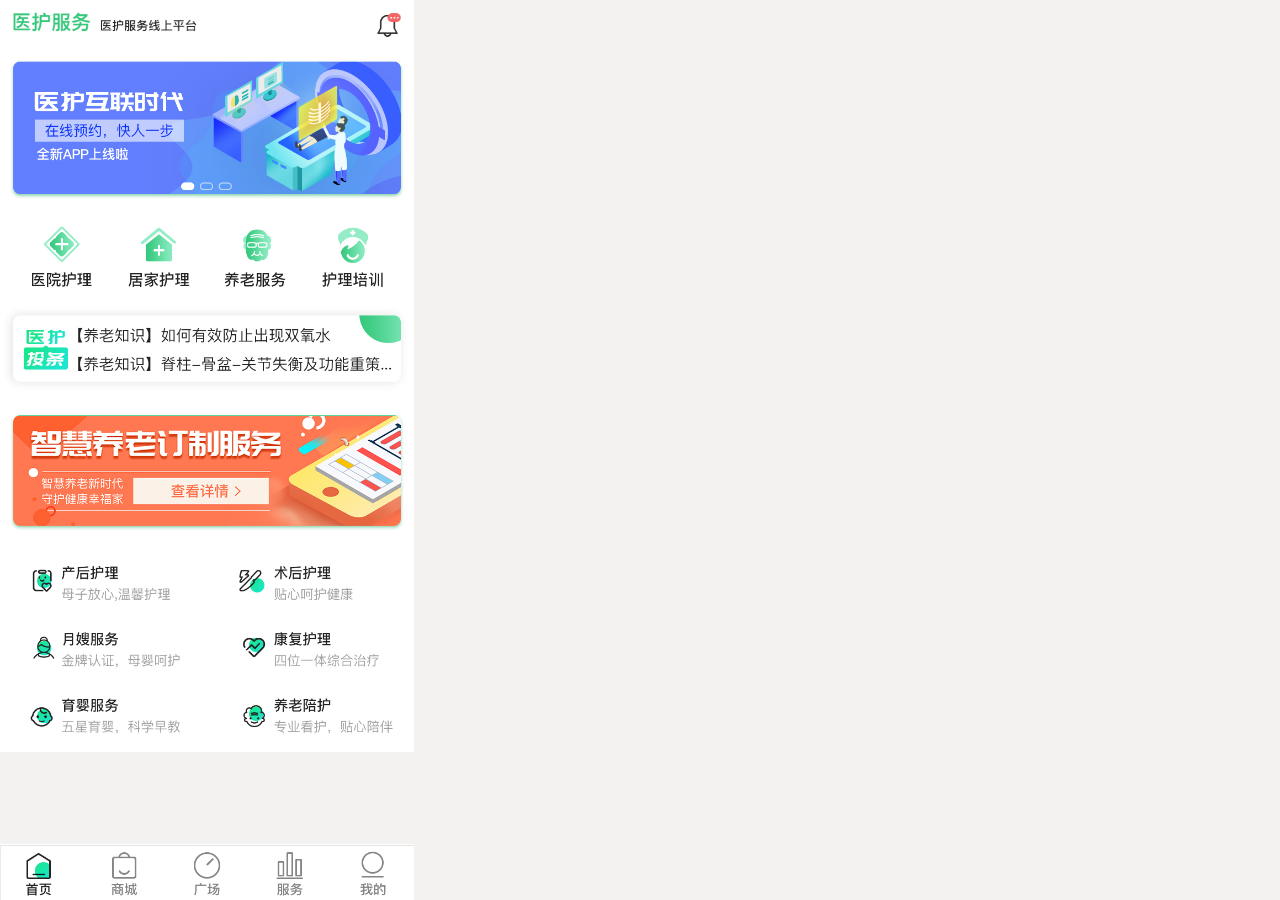
<file: index.html>
﻿<!DOCTYPE html>
<html>
  <head>
    <title>index</title>
    <meta http-equiv="X-UA-Compatible" content="IE=edge"/>
    <meta http-equiv="content-type" content="text/html; charset=utf-8"/>
    <meta name="viewport" content="width=device-width, height=device-height, initial-scale=1.0, minimum-scale=1.0, maximum-scale=1.0, user-scalable=no"/>
    <meta name="format-detection" content="telephone=no"/>
    <meta name="apple-mobile-web-app-capable" content="yes"/>
    <meta name="apple-mobile-web-app-status-bar-style" content="black"/>
    <link href="data/apple-touch-icon.png" rel="apple-touch-icon"/>
    <link href="data/startup-ipad-landscape.png" rel="apple-touch-startup-image" media="screen and (min-device-width: 481px) and (max-device-width: 1024px) and (orientation:landscape)"/>
    <link href="data/startup-ipad-portrait.png" rel="apple-touch-startup-image" media="screen and (min-device-width: 481px) and (max-device-width: 1024px) and (orientation:portrait)"/>
    <link href="data/startup-iphone.png" rel="apple-touch-startup-image" media="screen and (max-device-width: 320px)"/>
    <link href="resources/css/jquery-ui-themes.css" type="text/css" rel="stylesheet"/>
    <link href="resources/css/axure_rp_page.css" type="text/css" rel="stylesheet"/>
    <link href="data/styles.css" type="text/css" rel="stylesheet"/>
    <link href="files/index/styles.css" type="text/css" rel="stylesheet"/>
    <script src="resources/scripts/jquery-1.7.1.min.js"></script>
    <script src="resources/scripts/jquery-ui-1.8.10.custom.min.js"></script>
    <script src="resources/scripts/prototypePre.js"></script>
    <script src="data/document.js"></script>
    <script src="resources/scripts/prototypePost.js"></script>
    <script src="files/index/data.js"></script>
    <script type="text/javascript">
      $axure.utils.getTransparentGifPath = function() { return 'resources/images/transparent.gif'; };
      $axure.utils.getOtherPath = function() { return 'resources/Other.html'; };
      $axure.utils.getReloadPath = function() { return 'resources/reload.html'; };
    </script>
  </head>
  <body>
    <div id="base" class="">

      <!-- Unnamed (图片) -->
      <div id="u0" class="ax_default _图片">
        <img id="u0_img" class="img " src="images/index/u0.gif"/>
      </div>

      <!-- Unnamed (矩形) -->
      <div id="u1" class="ax_default label">
        <div id="u1_div" class=""></div>
        <div id="u1_text" class="text ">
          <p><span>加载中。。。</span></p>
        </div>
      </div>

      <!-- Unnamed (动态面板) -->
      <div id="u2" class="ax_default">
        <div id="u2_state0" class="panel_state" data-label="State1" style="">
          <div id="u2_state0_content" class="panel_state_content">

            <!-- Unnamed (图片) -->
            <div id="u3" class="ax_default _图片">
              <img id="u3_img" class="img " src="images/index/u3.png"/>
            </div>
          </div>
        </div>
      </div>

      <!-- Unnamed (动态面板) -->
      <div id="u4" class="ax_default">
        <div id="u4_state0" class="panel_state" data-label="State1" style="">
          <div id="u4_state0_content" class="panel_state_content">

            <!-- Unnamed (动态面板) -->
            <div id="u5" class="ax_default">
              <div id="u5_state0" class="panel_state" data-label="State1" style="">
                <div id="u5_state0_content" class="panel_state_content">

                  <!-- Unnamed (图片) -->
                  <div id="u6" class="ax_default _图片">
                    <img id="u6_img" class="img " src="images/index/u6.png"/>
                  </div>
                </div>
              </div>
            </div>
          </div>
        </div>
      </div>

      <!-- Unnamed (动态面板) -->
      <div id="u7" class="ax_default">
        <div id="u7_state0" class="panel_state" data-label="State1" style="">
          <div id="u7_state0_content" class="panel_state_content">

            <!-- Unnamed (图片) -->
            <div id="u8" class="ax_default _图片">
              <img id="u8_img" class="img " src="images/index/u8.png"/>
            </div>

            <!-- Unnamed (热区) -->
            <div id="u9" class="ax_default">
            </div>

            <!-- Unnamed (热区) -->
            <div id="u10" class="ax_default">
            </div>
          </div>
        </div>
      </div>
    </div>
  </body>
</html>
</file>
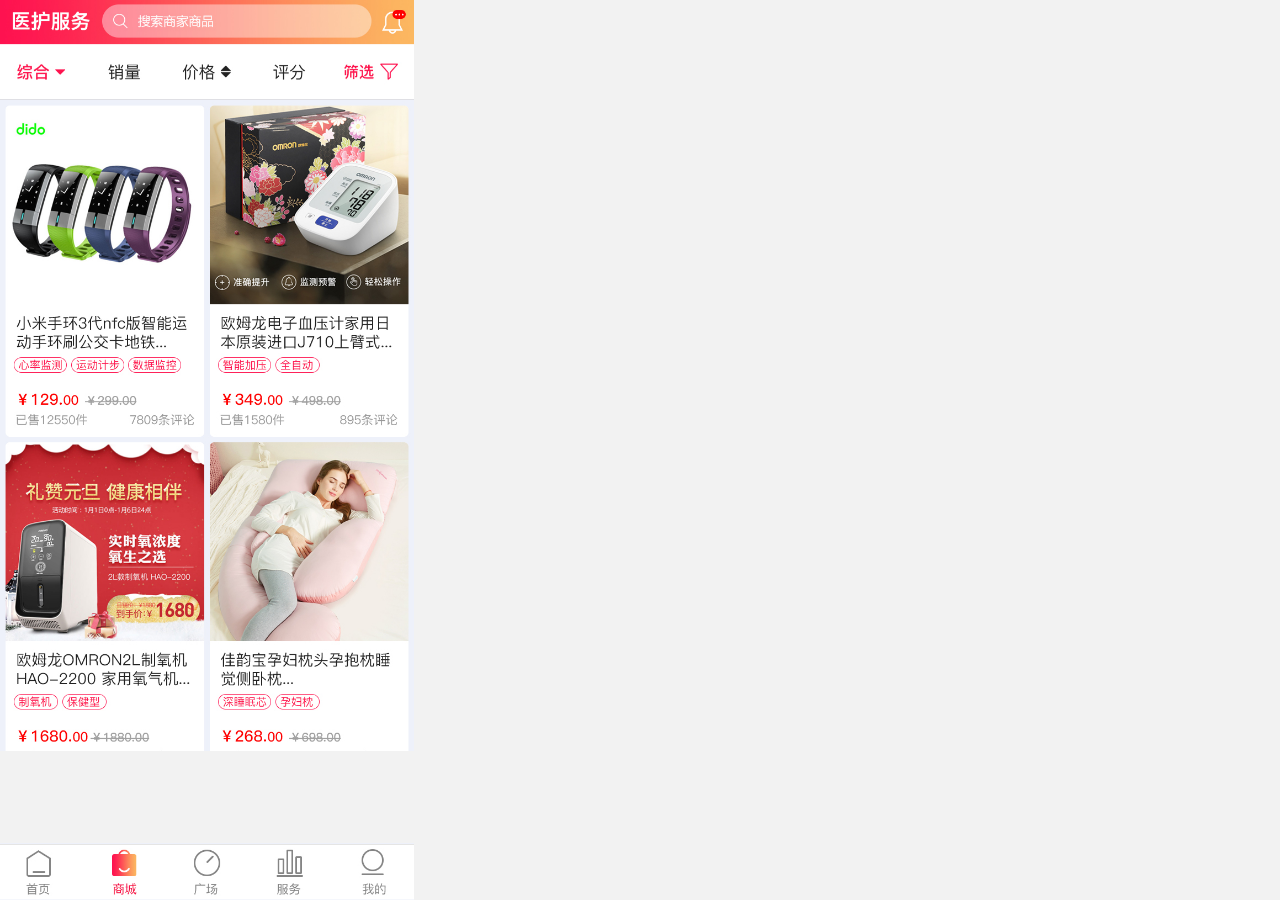
<file: sc.html>
﻿<!DOCTYPE html>
<html>
  <head>
    <title>sc</title>
    <meta http-equiv="X-UA-Compatible" content="IE=edge"/>
    <meta http-equiv="content-type" content="text/html; charset=utf-8"/>
    <meta name="viewport" content="width=device-width, height=device-height, initial-scale=1.0, minimum-scale=1.0, maximum-scale=1.0, user-scalable=no"/>
    <meta name="format-detection" content="telephone=no"/>
    <meta name="apple-mobile-web-app-capable" content="yes"/>
    <meta name="apple-mobile-web-app-status-bar-style" content="black"/>
    <link href="data/apple-touch-icon.png" rel="apple-touch-icon"/>
    <link href="data/startup-ipad-landscape.png" rel="apple-touch-startup-image" media="screen and (min-device-width: 481px) and (max-device-width: 1024px) and (orientation:landscape)"/>
    <link href="data/startup-ipad-portrait.png" rel="apple-touch-startup-image" media="screen and (min-device-width: 481px) and (max-device-width: 1024px) and (orientation:portrait)"/>
    <link href="data/startup-iphone.png" rel="apple-touch-startup-image" media="screen and (max-device-width: 320px)"/>
    <link href="resources/css/jquery-ui-themes.css" type="text/css" rel="stylesheet"/>
    <link href="resources/css/axure_rp_page.css" type="text/css" rel="stylesheet"/>
    <link href="data/styles.css" type="text/css" rel="stylesheet"/>
    <link href="files/sc/styles.css" type="text/css" rel="stylesheet"/>
    <script src="resources/scripts/jquery-1.7.1.min.js"></script>
    <script src="resources/scripts/jquery-ui-1.8.10.custom.min.js"></script>
    <script src="resources/scripts/prototypePre.js"></script>
    <script src="data/document.js"></script>
    <script src="resources/scripts/prototypePost.js"></script>
    <script src="files/sc/data.js"></script>
    <script type="text/javascript">
      $axure.utils.getTransparentGifPath = function() { return 'resources/images/transparent.gif'; };
      $axure.utils.getOtherPath = function() { return 'resources/Other.html'; };
      $axure.utils.getReloadPath = function() { return 'resources/reload.html'; };
    </script>
  </head>
  <body>
    <div id="base" class="">

      <!-- Unnamed (动态面板) -->
      <div id="u11" class="ax_default">
        <div id="u11_state0" class="panel_state" data-label="State1" style="">
          <div id="u11_state0_content" class="panel_state_content">

            <!-- Unnamed (图片) -->
            <div id="u12" class="ax_default _图片">
              <img id="u12_img" class="img " src="images/sc/u12.png"/>
            </div>
          </div>
        </div>
      </div>

      <!-- Unnamed (动态面板) -->
      <div id="u13" class="ax_default">
        <div id="u13_state0" class="panel_state" data-label="State1" style="">
          <div id="u13_state0_content" class="panel_state_content">

            <!-- Unnamed (动态面板) -->
            <div id="u14" class="ax_default">
              <div id="u14_state0" class="panel_state" data-label="State1" style="">
                <div id="u14_state0_content" class="panel_state_content">

                  <!-- Unnamed (图片) -->
                  <div id="u15" class="ax_default _图片">
                    <img id="u15_img" class="img " src="images/sc/u15.png"/>
                  </div>
                </div>
              </div>
            </div>
          </div>
        </div>
      </div>

      <!-- Unnamed (动态面板) -->
      <div id="u16" class="ax_default">
        <div id="u16_state0" class="panel_state" data-label="State1" style="">
          <div id="u16_state0_content" class="panel_state_content">

            <!-- Unnamed (图片) -->
            <div id="u17" class="ax_default _图片">
              <img id="u17_img" class="img " src="images/sc/u17.png"/>
            </div>

            <!-- Unnamed (热区) -->
            <div id="u18" class="ax_default">
            </div>

            <!-- Unnamed (热区) -->
            <div id="u19" class="ax_default">
            </div>
          </div>
        </div>
      </div>
    </div>
  </body>
</html>
</file>
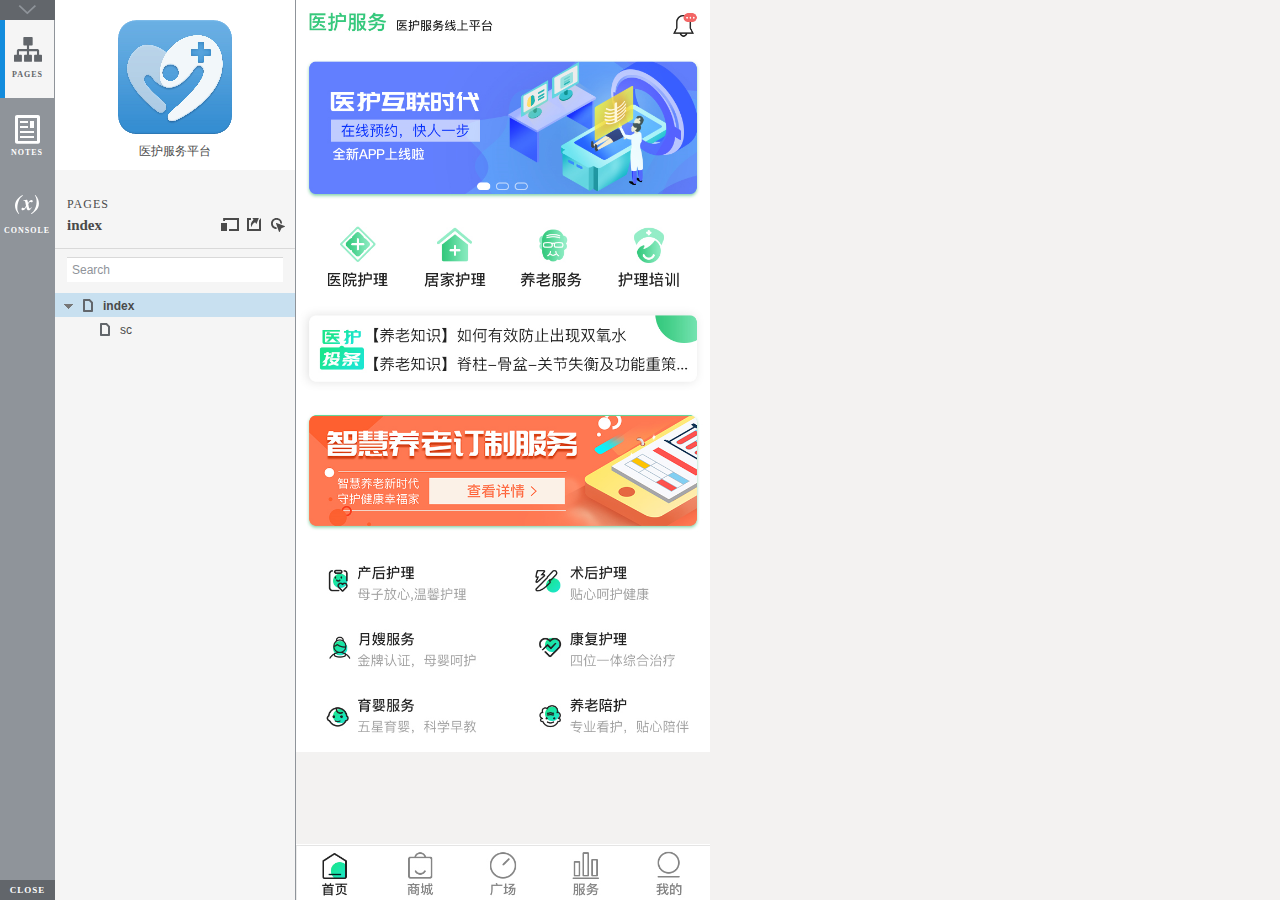
<file: start.html>
<!DOCTYPE html>
<html xmlns="http://www.w3.org/1999/xhtml" xml:lang="en" lang="en">
<head>
    <title>Untitled Document</title>
    <meta http-equiv="X-UA-Compatible" content="IE=edge"/>
    <meta http-equiv="content-type" content="text/html; charset=utf-8" />
    <meta name="viewport" content="width=device-width, initial-scale=1.0" />
    <meta name="apple-mobile-web-app-capable" content="yes" />
    <link type="text/css" href="resources/css/reset.css" rel="Stylesheet" />
    <link type="text/css" href="resources/css/default.css" rel="Stylesheet" />
    <!--<link href='https://fonts.googleapis.com/css?family=Nunito:300' rel='stylesheet' type='text/css'>-->

    <script type="text/javascript">
        if (location.href.toString().indexOf('file://localhost/') == 0) {
            location.href = location.href.toString().replace('file://localhost/', 'file:///');
        }
    </script>

    <!-- 8.0.0.3381 -->
<script src="resources/scripts/jquery-1.7.1.min.js"></script>
<script src="resources/scripts/startPre.js"></script>
<script src="data/document.js"></script>

    <style type="text/css">

#outerContainer {
	width:1000px;
	height:1500px;
}

.vsplitbar {
    width: 3px;
    /*background: #B9B9B9;*/
    border-right: 1px solid #8f949a;
}

.vsplitbar:hover, .vsplitbar.active {
    background: #8f949a;
}

#rightPanel {
    background-color: White;
}

/*#leftPanel {
    min-width: 120px;
}*/

.splitterMask {
   position:absolute;
   top: 0;
   left: 0;
   width: 100%;
   height: 100%;
   overflow: hidden;
   background-image: url(resources/images/transparent.gif);
   z-index: 20000;
}

    </style>
    <script type="text/javascript" language="JavaScript"><!--
        var SITEMAP_COLLAPSE_VAR_NAME = 'c';
        var PLUGIN_VAR_NAME = 'g';
        var FOOTNOTES_VAR_NAME = 'fn';
        var ADAPTIVE_VIEW_VAR_NAME = 'view';
        var lastLeftPanelWidth = 295;
        var toolBarOnly = true;

        // isolate scope
        (function() {
            setUpController();
            
            var configuration = $axure.document.configuration;
            var _settings = {};
            _settings.projectId = configuration.prototypeId;
            _settings.isAxshare = configuration.isAxshare;
            _settings.loadFeedbackPlugin = configuration.loadFeedbackPlugin;
            var cHash = getHashStringVar(SITEMAP_COLLAPSE_VAR_NAME);
            _settings.startCollapsed = cHash == "1";
            if(cHash == "2") closePlayer();
            var gHash = getHashStringVar(PLUGIN_VAR_NAME);
            if(gHash == "") gHash = 1;
            _settings.startPluginGid = gHash;

            $axure.player.settings = _settings;

            $(window).bind('load', function() {
                if(CHROME_5_LOCAL && !$('body').attr('pluginDetected')) {
                    window.location = 'resources/chrome/chrome.html';
                }
            });

            $(document).ready(function() {
                $axure.page.bind('load.start', mainFrame_onload);
                $axure.messageCenter.addMessageListener(messageCenter_message);

                $(document).on('pluginShown', function (event, data) {
                    setVarInCurrentUrlHash('g', data ? data : '');
                });

                $(document).on('pluginCreated', function(event, data) {
                    if($axure.player.settings.startPluginGid == data) {
                        $axure.player.showPlugin(data);
                    }
                });

                if($axure.player.settings.loadFeedbackPlugin) {
                    if($axure.player.settings.isAxshare) {
                        $axure.utils.loadJS('/Scripts/plugins/feedback/feedback8.js');
                    } else {
                        $axure.utils.loadJS('http://share.axure.com/Scripts/plugins/feedback/feedback8.js');
                    }
                }

                if(navigator.userAgent.indexOf("MSIE") >= 0) $('#outerContainer').width('100%');
                initialize();
                if($axure.player.settings.startCollapsed) $('#outerContainer').splitter({ sizeLeft: 0 });
                else $('#outerContainer').splitter({ sizeLeft: lastLeftPanelWidth });
                $('#leftPanel').width(lastLeftPanelWidth);
                
                $(window).resize(function() { resizeContent(); });

                $('#maximizePanelContainer').hide();

                initializeLogo();

                $(window).resize();
                resizeContent();
                
                $axure.player.collapseToBar();

                if($axure.player.settings.startCollapsed) {
                    collapse();
                    $('#leftPanel').width(0);
                }

                if(MOBILE_DEVICE) {
                    $('#interfaceControlFrameMinimizeContainer').height('45px');
                    $('#interfaceControlFrameMinimizeContainer a').height('45px');
                    $('#interfaceControlFrameHeaderContainer').css('margin-top','45px');
                    $('#interfaceControlFrameCloseContainer a').css('padding','10px 0px');
                    $('#maximizePanelContainer').height('45px');//.css('top','inherit').css('bottom','0px');

                    $('body').removeClass('hashover');

                    if(IOS) {
                        $('#rightPanel').css('overflow', 'auto').css('-webkit-overflow-scrolling', 'touch').css('-ms-overflow-x', 'hidden');

                        window.addEventListener("orientationchange", function() {
                            var viewport = document.querySelector("meta[name=viewport]");
                            //so iOS doesn't zoom when switching back to portrait
                            viewport.setAttribute('content', 'width=device-width, initial-scale=1.0, maximum-scale=1.0');
                            viewport.setAttribute('content', 'width=device-width, initial-scale=1.0');
                            resizeContent();
                        }, false);

                        $axure.page.bind('load.start', function() {
                            resizeContent();
                        });
                    }
                }

            });

            function initialize() {
                var legacyQString = getQueryString("Page");
                if (legacyQString.length > 0) {
                    location.href = location.href.substring(0, location.href.indexOf("?")) + "#p=" + legacyQString;
                    return;
                }

                var mainFrame = document.getElementById("mainFrame");
                //if it's local file on safari, test if we can access mainframe after its loaded
                if(SAFARI && document.location.href.indexOf('file://') >= 0) {
                    $(mainFrame).load(function () {
                        var canAccess;
                        try {
                            var mainFrameWindow = mainFrame.contentWindow || mainFrame.contentDocument;
                            mainFrameWindow['safari_file_CORS'] = 'Y';
                            canAccess = mainFrameWindow['safari_file_CORS'] === 'Y';
                        } catch(err) {
                            canAccess = false;
                        }

                        if(!canAccess) window.location = 'resources/chrome/safari.html';
                    });
                }

                mainFrame.contentWindow.location.href = getInitialUrl();
            }

            function initializeLogo() {
                if($axure.document.configuration.logoImagePath) {
                    var image = new Image();
                    image.onload = function() {
                        $('#logoImage').css('max-width', this.width + 'px');
                        $axure.player.resizeContent();
                    };
                    image.src = $axure.document.configuration.logoImagePath;
                
                    $('#interfaceControlFrameLogoImageContainer').html('<img id="logoImage" src="" />');
                    $('#logoImage').attr('src', $axure.document.configuration.logoImagePath).load(function() { resizeContent(); });
                } else $('#interfaceControlFrameLogoImageContainer').hide();

                if ($axure.document.configuration.logoImageCaption) {
                    $('#interfaceControlFrameLogoCaptionContainer').html($axure.document.configuration.logoImageCaption);
                } else $('#interfaceControlFrameLogoCaptionContainer').hide();

                if(!$('#interfaceControlFrameLogoImageContainer').is(':visible') && !$('#interfaceControlFrameLogoCaptionContainer').is(':visible')) {
                    $('#interfaceControlFrameLogoContainer').hide();
                }
            }

            var resizeContent = $axure.player.resizeContent = function() {
                var newHeight = $(window).height();
                var newWidth = $(window).width();

                var controlContainerHeight = newHeight;// - 30;
                if($('#interfaceControlFrameLogoContainer').is(':visible')) controlContainerHeight -= $('#interfaceControlFrameLogoContainer').outerHeight();// + 16;

                $('#outerContainer').height(newHeight).width(newWidth);
                $('.vsplitbar').height(newHeight);
                $('#leftPanel').height(newHeight);
                $('#interfaceControlFrame').height(newHeight);
                $('#interfaceControlFrameContainer').height(newHeight);
                $('#interfaceControlFrameHostContainer').height(controlContainerHeight);

                $('#rightPanel').height(newHeight);
                $('#mainFrame').height(newHeight);

                if($('#leftPanel').is(':visible')) $('#rightPanel').width($(window).width() - $('#leftPanel').width() - 1);// $('.vsplitbar').width());
                else $('#rightPanel').width($(window).width());

                $(document).trigger('ContainerHeightChange',[controlContainerHeight]);

                if(MOBILE_DEVICE) {
                    if(!(getHashStringVar(ADAPTIVE_VIEW_VAR_NAME).length > 0)) $axure.messageCenter.postMessage('setAdaptiveViewForSize', {'width':newWidth, 'height':$('#rightPanel').height()});
                }
            }

            var collapseToBar = $axure.player.collapseToBar = function() {
                lastLeftPanelWidth = $('#leftPanel').width();
                $('#leftPanel').width('55px');
                $('.vsplitbar').hide();
                $('#rightPanel').width($(window).width() - $('#leftPanel').width());
                $(window).resize();
                $('#outerContainer').trigger('resize');
                toolBarOnly = true;
            }

            var expandFromBar = $axure.player.expandFromBar = function() {
                if($('.vsplitbar').is(':visible')) return;

                $('#leftPanel').width(lastLeftPanelWidth);
                $('.vsplitbar').show();
                $('#rightPanel').width($(window).width() - $('#leftPanel').width() - 1);// $('.vsplitbar').width());
                $(window).resize();
                $('#outerContainer').trigger('resize');
                toolBarOnly = false;
            }

        })();

        function messageCenter_message(message, data) {
            if(message == 'expandFrame') expand();
            else if(message == 'getCollapseFrameOnLoad' && $axure.player.settings.startCollapsed && !MOBILE_DEVICE) $axure.messageCenter.postMessage('collapseFrameOnLoad');
        }

        
        function getInitialUrl() {
            var pageName = getHashStringVar("p");
            if(pageName.length > 0) return pageName + ".html";
            else {
                var url = getFirstPageUrl($axure.document.sitemap.rootNodes);
                return (url ? url : "about:blank");
            }
        }

        function getFirstPageUrl(nodes) {
            for (var i = 0; i < nodes.length; i++) {
                var node = nodes[i];
                if (node.url) return node.url;
                else {
                    var hasChildren = (node.children && node.children.length > 0);
                    if (hasChildren) {
                        var url = getFirstPageUrl(node.children);
                        if (url) return url;
                    }
                }
            }
            return null;
        }

        function closePlayer() {
            if($axure.page.location) window.location.href = $axure.page.location;
            else {
                var pageFile = getInitialUrl();
                var currentLocation = window.location.toString();
                window.location.href = currentLocation.substr(0, currentLocation.lastIndexOf("/") + 1) + pageFile;
            }
        }

        function replaceHash(newHash) {
            var currentLocWithoutHash = window.location.toString().split('#')[0];

            //We use replace so that every hash change doesn't get appended to the history stack.
            //We use replaceState in browsers that support it, else replace the location
            if(typeof window.history.replaceState != 'undefined') {
                try {
                    //Chrome 45 (Version 45.0.2454.85 m) started throwing an error here when generated locally (this only happens with sitemap open) which broke all interactions.
                    //try catch breaks the url adjusting nicely when the sitemap is open, but all interactions and forward and back buttons work.
                    //Uncaught SecurityError: Failed to execute 'replaceState' on 'History': A history state object with URL 'file:///C:/Users/Ian/Documents/Axure/HTML/Untitled/start.html#p=home' cannot be created in a document with origin 'null'.
                    window.history.replaceState(null, null, currentLocWithoutHash + newHash);
                } catch(ex) {}
            } else {
                window.location.replace(currentLocWithoutHash + newHash);
            }
        }

        function collapse() {
            setVarInCurrentUrlHash('c', 1);
            if(!toolBarOnly) lastLeftPanelWidth = $('#leftPanel').width();

            $('#maximizePanelContainer').show();
            $('#leftPanel').hide();
            $('.vsplitbar').hide();
            $('#rightPanel').width($(window).width());
            $(window).resize();
            $('#outerContainer').trigger('resize');

            $(document).trigger('sidebarCollapse');

            if(MOBILE_DEVICE) {
                $('#maximizePanelContainer').animate({
                    top:$('#rightPanel').height() - $('#maximizePanelContainer').height()
                }, 300, 'swing', function() {
                    $('#maximizePanelContainer').css('top', 'inherit').css('bottom', '0px');
                });
            }
        }

        function expand() {
            if(MOBILE_DEVICE) {
                $('#maximizePanelContainer').css('top', '0px').css('bottom', 'inherit');
            }

            deleteVarFromCurrentUrlHash('c');
            $('#maximizePanelContainer').hide();
            $('#leftPanel').width(lastLeftPanelWidth);
            $('#leftPanel').show();
            if(!toolBarOnly) {
                $('.vsplitbar').show();
                $('#rightPanel').width($(window).width() - $('#leftPanel').width() - 1);
            } else {
                $axure.player.collapseToBar();
            }
            $(window).resize();
            $('#outerContainer').trigger('resize');

            $(document).trigger('sidebarExpanded');
        }


        function mainFrame_onload() {
            if($axure.page.pageName) document.title = $axure.page.pageName;
        }

        function getQueryString(query) {
            var qstring = self.location.href.split("?");
            if(qstring.length < 2) return "";
            return GetParameter(qstring, query);
        }
        
        function GetParameter(qstring, query) {
            var prms = qstring[1].split("&");
            var frmelements = new Array();
            var currprmeter, querystr = "";

            for(var i = 0; i < prms.length; i++) {
                currprmeter = prms[i].split("=");
                frmelements[i] = new Array();
                frmelements[i][0] = currprmeter[0];
                frmelements[i][1] = currprmeter[1];
            }

            for(j = 0; j < frmelements.length; j++) {
                if(frmelements[j][0].toLowerCase() == query.toLowerCase()) {
                    querystr = frmelements[j][1];
                    break;
                }
            }
            return querystr;
        }
        
        function getHashStringVar(query) {
            var qstring = self.location.href.split("#");
            if(qstring.length < 2) return "";
            return GetParameter(qstring, query);
        }

        function setHashStringVar(currentHash, varName, varVal) {
            var varWithEqual = varName + '=';
            var poundVarWithEqual = varVal === '' ? '' :  '#' + varName + '=' + varVal;
            var ampVarWithEqual = varVal === '' ? '' :  '&' + varName + '=' + varVal;
            var hashToSet = '';

            var pageIndex = currentHash.indexOf('#' + varWithEqual);
            if(pageIndex == -1) pageIndex = currentHash.indexOf('&' + varWithEqual);
            if(pageIndex != -1) {
                var newHash = currentHash.substring(0, pageIndex);

                newHash = newHash == '' ? poundVarWithEqual : newHash + ampVarWithEqual;

                var ampIndex = currentHash.indexOf('&', pageIndex + 1);
                if(ampIndex != -1) {
                    newHash = newHash == '' ? '#' + currentHash.substring(ampIndex + 1) : newHash + currentHash.substring(ampIndex);
                }
                hashToSet = newHash;
            } else if(currentHash.indexOf('#') != -1) {
                hashToSet = currentHash + ampVarWithEqual;
            } else {
                hashToSet = poundVarWithEqual;
            }

            if(hashToSet != '' || varVal == '') {
                return hashToSet;
            }

            return null;
        }

        function setVarInCurrentUrlHash(varName, varVal) {
            var newHash = setHashStringVar(window.location.hash, varName, varVal);

            if(newHash != null) {
                replaceHash(newHash);
            }
        }

        function deleteHashStringVar(currentHash, varName) {
            var varWithEqual = varName + '=';

            var pageIndex = currentHash.indexOf('#' + varWithEqual);
            if(pageIndex == -1) pageIndex = currentHash.indexOf('&' + varWithEqual);
            if(pageIndex != -1) {
                var newHash = currentHash.substring(0, pageIndex);

                var ampIndex = currentHash.indexOf('&', pageIndex + 1);

                //IF begin of string....if none blank, ELSE # instead of & and rest
                //IF in string....prefix + if none blank, ELSE &-rest
                if(newHash == '') { //beginning of string
                    newHash = ampIndex != -1 ? '#' + currentHash.substring(ampIndex + 1) : '';
                } else { //somewhere in the middle
                    newHash = newHash + (ampIndex != -1 ? currentHash.substring(ampIndex) : '');
                }

                return newHash;
            }

            return null;
        }

        function deleteVarFromCurrentUrlHash(varName) {
            var newHash = deleteHashStringVar(window.location.hash, varName);

            if(newHash != null) {
                replaceHash(newHash);
            }
        }
    --></script>
    
    <link type="text/css" rel="Stylesheet" href="plugins/sitemap/styles/sitemap.css" />
    <link type="text/css" rel="Stylesheet" href="plugins/page_notes/styles/page_notes.css" />
    <link type="text/css" rel="Stylesheet" href="plugins/debug/styles/debug.css" />
    <script src="resources/scripts/startPost.js"></script>


    <!--<link type="text/css" rel="Stylesheet" href="plugins/recordplay/styles/recordplay.css" />
    <script type="text/javascript" src="plugins/recordplay/recordplay.js"></script>-->
    

</head>
<body scroll="no" class="hashover">
    <div id="outerContainer">

        <div id="leftPanel">
            <div id="interfaceControlFrame">
                <div id="interfaceControlFrameMinimizeContainer">
                    <a title="Collapse" id="interfaceControlFrameMinimizeButton" onclick="collapse();">&nbsp;</a>
                </div>
                <div id="interfaceControlFrameHeaderContainer">
                    <ul id="interfaceControlFrameHeader"></ul>
                </div>
                <div id="interfaceControlFrameContainer">
                    <div id="interfaceControlFrameLogoContainer">
                        <div id="interfaceControlFrameLogoImageContainer"></div>
                        <div id="interfaceControlFrameLogoCaptionContainer"></div>
                    </div>
                    <div id="interfaceControlFrameHostContainer">
                    </div>
                </div>
                <div id="interfaceControlFrameCloseContainer">
                    <a title="Close" id="interfaceControlFrameCloseButton" onclick="closePlayer();">CLOSE</a>
                </div>
            </div>
        </div>
        <div id="rightPanel">
            <iframe id="mainFrame" name="mainFrame" width="100%" height="100%" src="" frameborder="0" style="display: block;" webkitallowfullscreen mozallowfullscreen allowfullscreen></iframe>
        </div>

    </div>

    <div id="maximizePanelContainer">
        <iframe id="expandFrame" src="resources/expand.html" width="100%" height="100%" scrolling="no" allowtransparency="true" frameborder="0"></iframe>
    </div>

</body>
</html>
</file>
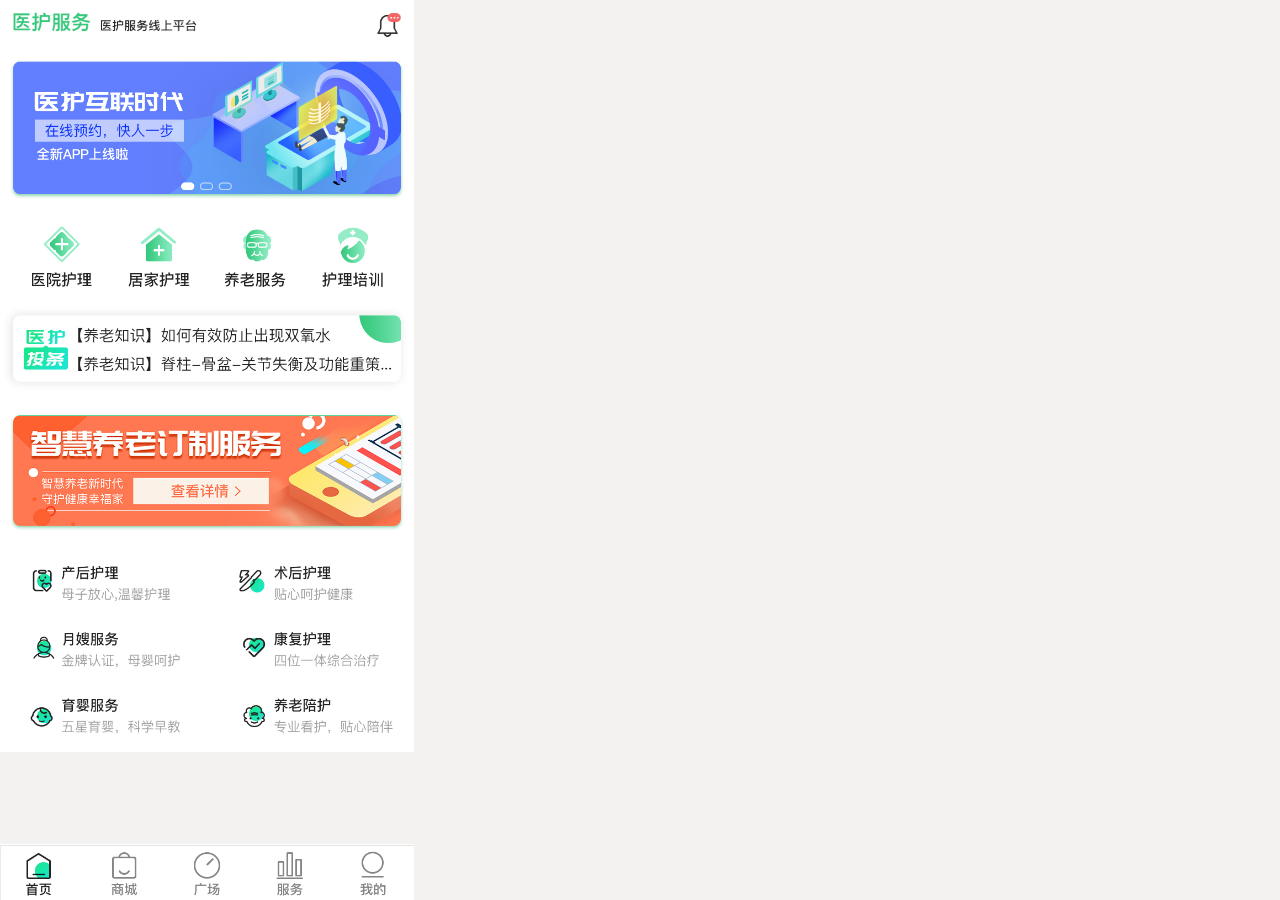
<file: resources/reload.html>
﻿<html>
	<head>
		<title></title>
	</head>
	<body>
	
	<script language="javascript">
	function getUrl() {
      var query = window.location.hash.substring(1);
      var vars = query.split("&&&");
      for (var i=0;i<vars.length;i++) {
        var url = vars[i];
        return decodeURI(url).replace("html%23","html#");
      } 
    }

    var rel = '../';
    var url = getUrl();
    if (url.indexOf(":") > 0 && url.indexOf(":") < 10) rel = '';
	self.location.href = rel + url;
	</script>
	
	</body>
</html>
</file>
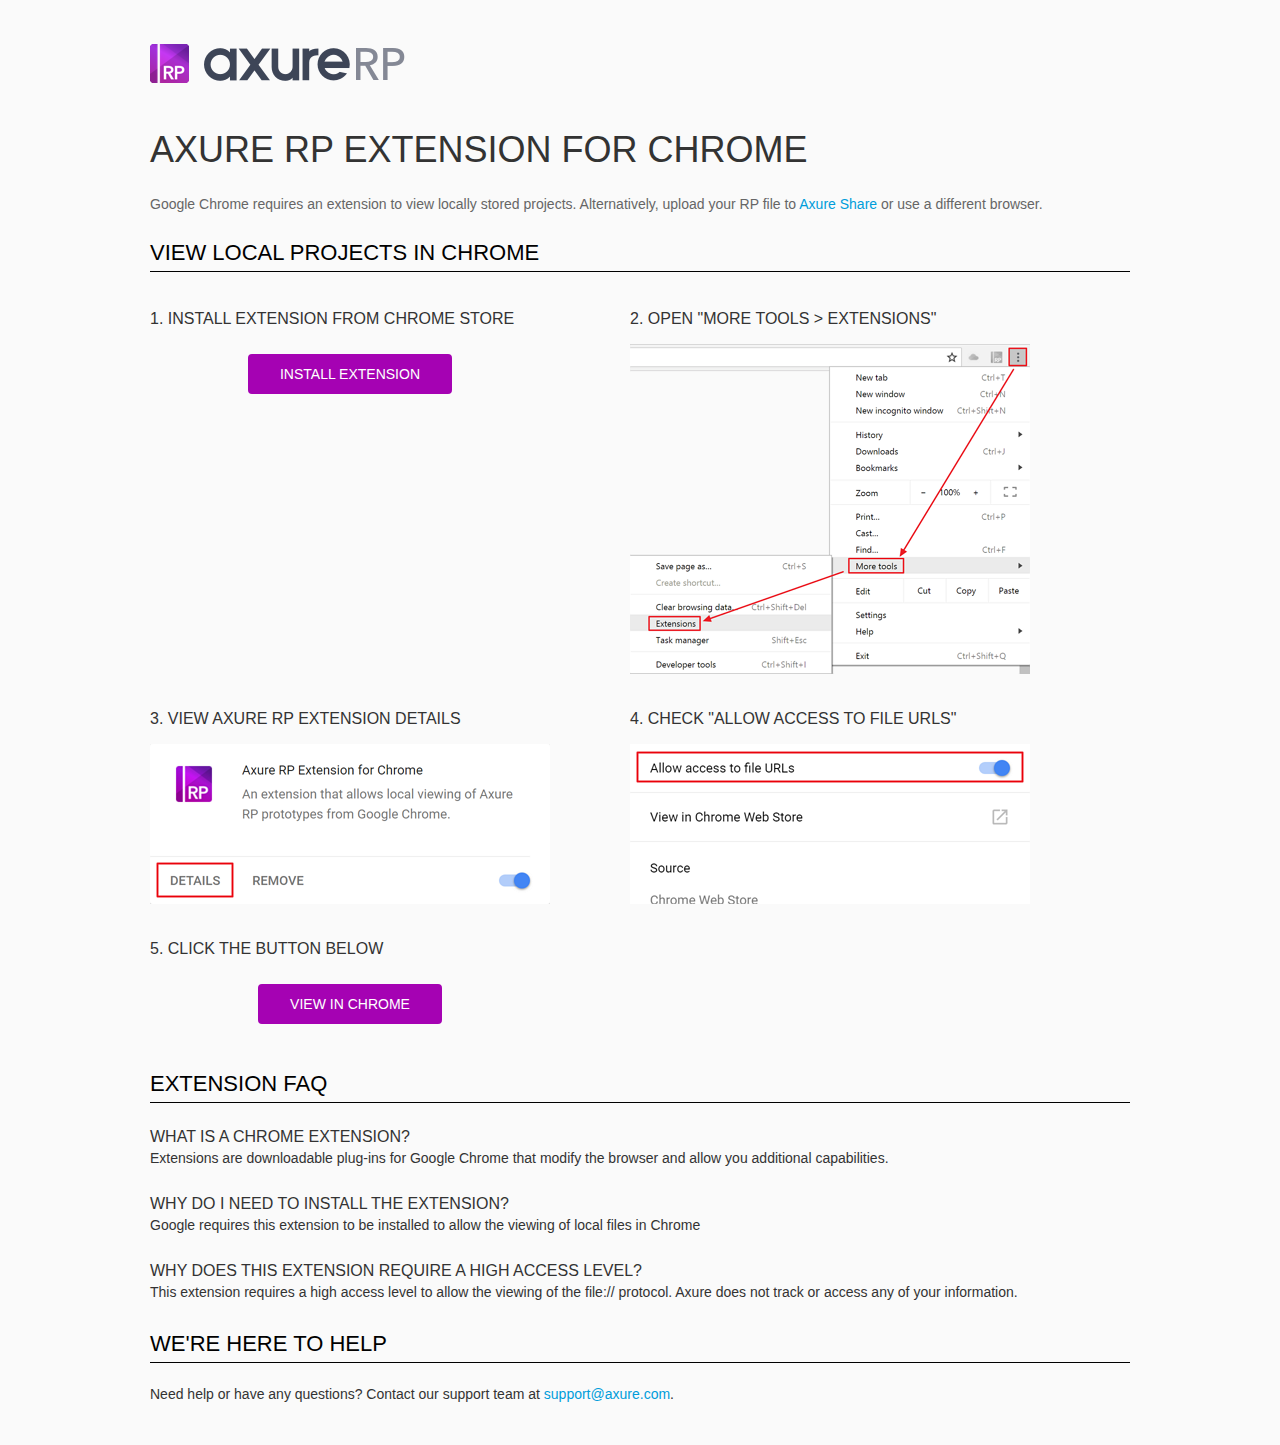
<file: resources/chrome/chrome.html>
<html>
<head>
    <title>Install the Axure RP Chrome Extension</title>
    <style type="text/css">
        *
        {
            font-family: Helvetica, Arial, sans-serif;
        }
        body
        {
            text-align: center;
            background-color: #fafafa;
        }
        p
        {
            font-size: 14px;
            line-height: 18px;
            color: #333333;
        }
        div.container
        {
            width: 980px;
            margin-left: auto;
            margin-right: auto;
            text-align: left;
        }
        a
        {
            text-decoration: none;
            color: #009dda;
        }
        .button
        {
            background: #A502B3;
            font: normal 16px Arial, sans-serif;
            color: #FFFFFF;
            padding: 10px 30px 10px 30px;
            border: 2px solid #A502B3;
            display: inline-block;
            margin-top: 10px;
            text-transform: uppercase;
            font-size: 14px;
	    border-radius: 4px;
        }
        a:hover.button
        {
            border: 2px solid #A502B3;
	    color: #A502B3;
	    background-color: #FFFFFF;
        }
        div.left
        {
            width: 400px;
            float: left;
            margin-right: 80px;
        }
        div.right
        {
            width: 400px;
            float: left;
        }
        div.buttonContainer
        {
            text-align: center;
        }
        h1
        {
            font-size: 36px;
            color: #333333;
            line-height: 50px;
            margin-bottom: 20px;
            font-weight: normal;
        }
        h2
        {
            font-size: 24px;
            font-weight: normal;
            color: #08639C;
            text-align: center;
        }
        h3
        {
            font-size: 16px;
            color: #333333;
            font-weight: normal;
	    text-transform: uppercase;
        }
        .heading
        {
            border-bottom: 1px solid black;
	    height: 36px;
            line-height: 36px;
            font-size: 22px;
            color: #000000;

        }
        span.faq
        {
            font-size: 16px;
	    line-height: 24px;
            font-weight: normal;
	    text-transform: uppercase;
            color: #333333;
            display: block;
        }
    </style>
</head>
<body>
    <div class="container">
        <br />
        <br />
        <img src="axure_logo.png" alt="axure" />
        <br />
	<br />
        <h1>
            AXURE RP EXTENSION FOR CHROME</h1>
        <p style="font-size: 14px; color: #666666; margin-top: 10px;">
            Google Chrome requires an extension to view locally stored projects. Alternatively,
            upload your RP file to <a href="https://share.axure.com">Axure Share</a> or use a different
            browser.</p>
        <h3 class="heading">
            VIEW LOCAL PROJECTS IN CHROME</h3>
        <div class="left">
            <h3>
                1. Install Extension from Chrome Store</h3>
            <div class="buttonContainer">
                <a class="button" href="https://chrome.google.com/webstore/detail/dogkpdfcklifaemcdfbildhcofnopogp"
                    target="_blank">Install Extension</a>
            </div>
        </div>
        <div class="right">
            <h3>
                2. Open "More Tools > Extensions"</h3>
            <img src="extensions.png" alt="extensions"/>
        </div>
        <div style="clear: both; height: 20px;">
            &nbsp;</div>
       <div class="left">
            <h3>
                3. View Axure RP Extension Details</h3>
            <img src="details.png" alt="extension details"/>
            </div>
	<div class="right">
            <h3>
                4. Check "Allow access to file URLs"</h3>
            <img src="allow-access.png" alt="allow access"/>
        </div>
   <div style="clear: both; height: 20px;">
            &nbsp;</div>
        <div class="left">
            <h3>
                5. Click the button below</h3>
            <div class="buttonContainer">
                <a class="button" href="../../start.html">View in Chrome</a>
            </div>
        </div>
        <div style="clear: both; height: 20px;">
        </div>
        <h3 class="heading">
            EXTENSION FAQ</h3>
        <p>
            <span class="faq">What is a Chrome Extension?</span> Extensions are downloadable
            plug-ins for Google Chrome that modify the browser
            and allow you additional capabilities.
        </p>
        <p style="margin-top: 25px;">
            <span class="faq">Why do I need to install the extension?</span> Google requires
            this extension to be installed to allow the viewing of local files in
            Chrome
        </p>
        <p style="margin-top: 25px; margin-bottom: 25px;">
            <span class="faq">Why does this extension require a high access level?</span> This
            extension requires a high access level to allow the viewing of the file://
            protocol. Axure does not track or access any of your information.
        </p>
        <h3 class="heading">
           WE'RE HERE TO HELP</h3>
        <p>
            Need help or have any questions? Contact our support team at <a href="mailto:support@axure.com">
                support@axure.com</a>.
        </p>
        <div style="clear: both; height: 20px;">
        </div>
    </div>
</body>
</html>
</file>
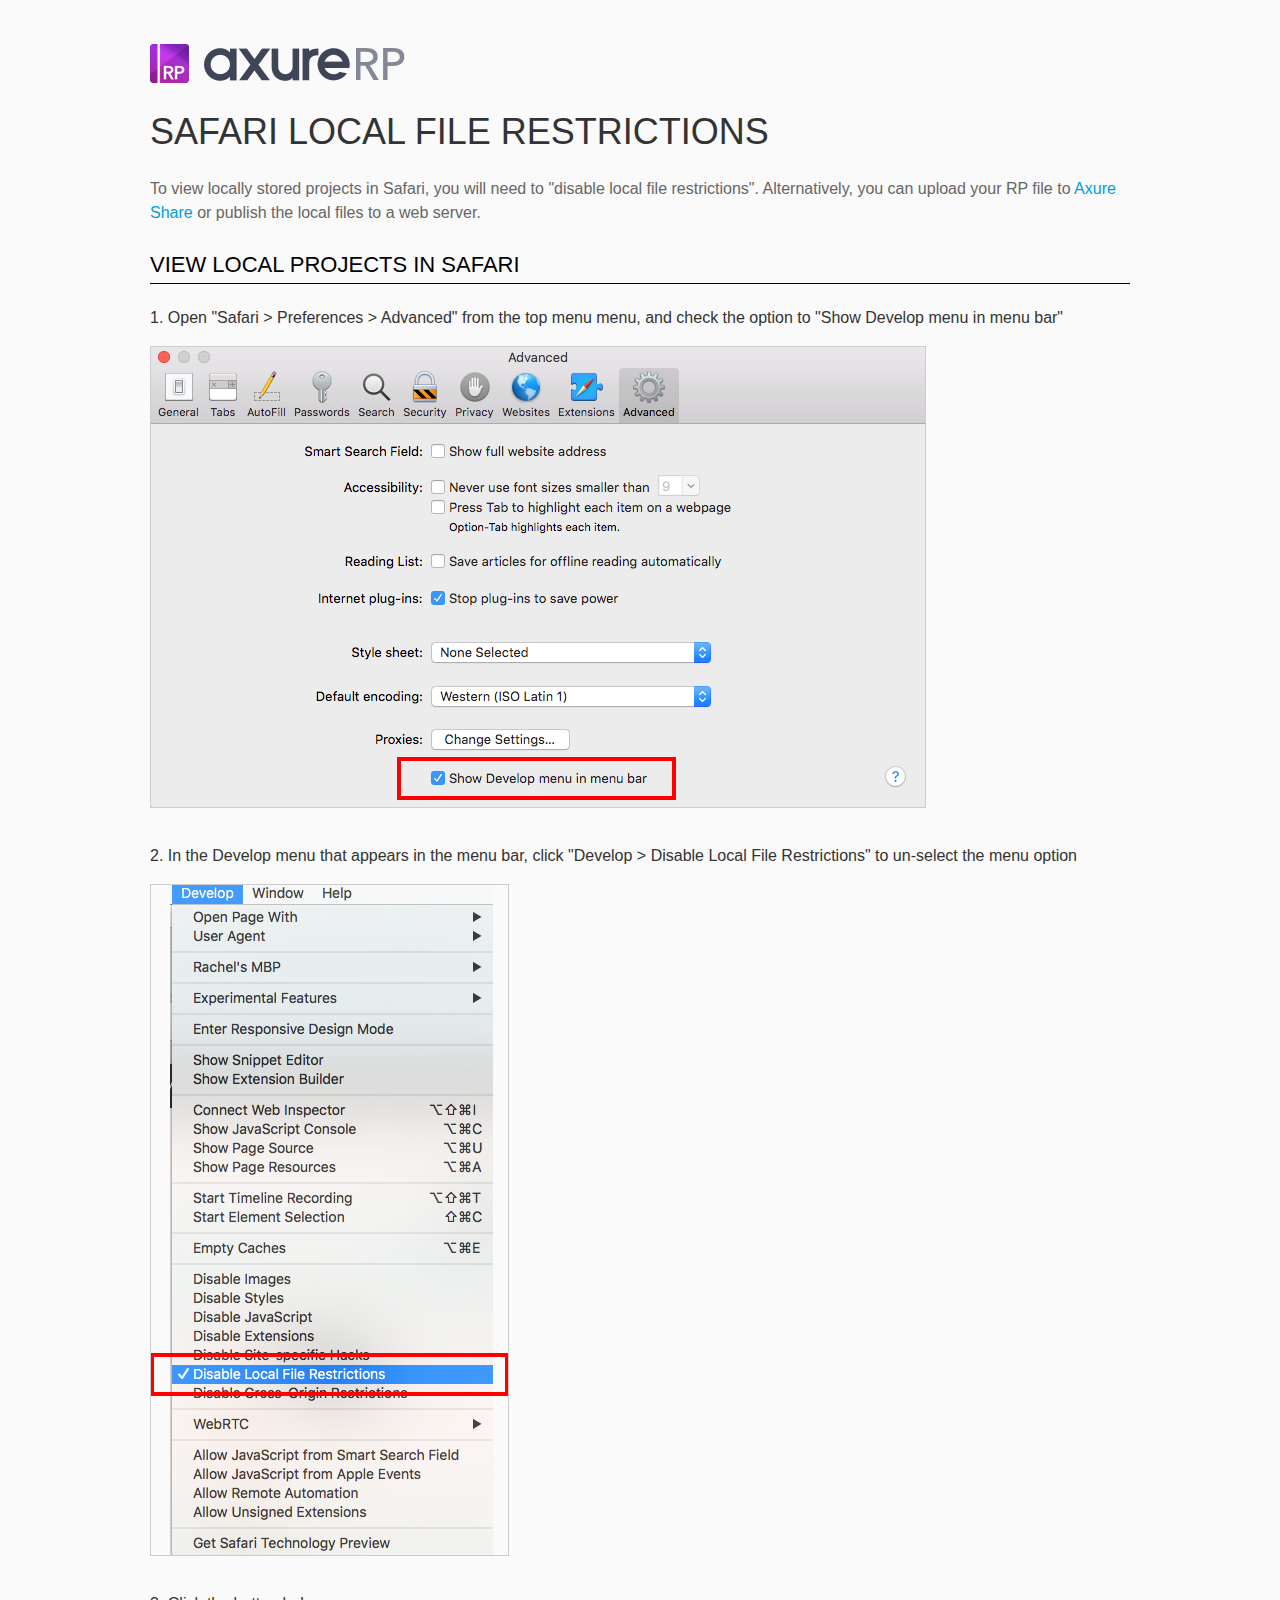
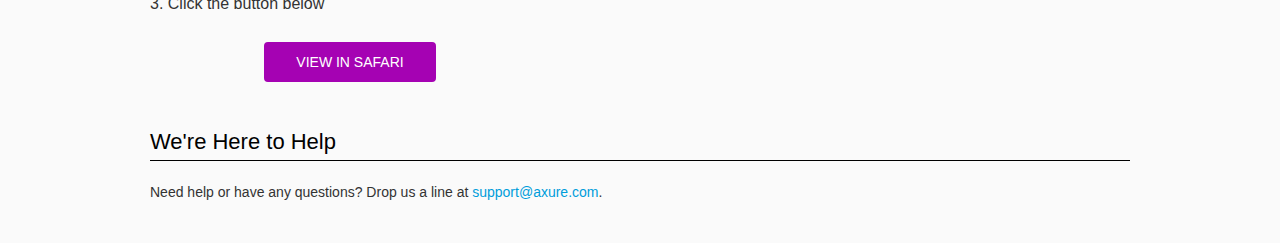
<file: resources/chrome/safari.html>
<html>
<head>
    <title>Axure RP - Safari Local File Restrictions</title>
    <style type="text/css">
        *
        {
            font-family: Helvetica, Arial, sans-serif;
        }
        body
        {
            text-align: center;
            background-color: #fafafa;
        }
        p
        {
            font-size: 14px;
            line-height: 18px;
            color: #333333;
        }
        div.container
        {
            width: 980px;
            margin-left: auto;
            margin-right: auto;
            text-align: left;
        }
        a
        {
            text-decoration: none;
            color: #009dda;
        }
        .button
        {
            background: #A502B3;
            font: normal 16px Arial, sans-serif;
            color: #FFFFFF;
            padding: 10px 30px 10px 30px;
            border: 2px solid #A502B3;
            display: inline-block;
            margin-top: 10px;
            text-transform: uppercase;
            font-size: 14px;
	    border-radius: 4px;
        }
        a:hover.button
        {
            border: 2px solid #A502B3;
	    color: #A502B3;
	    background-color: #FFFFFF;
        }
        div.left
        {
            width: 400px;
            float: left;
            margin-right: 80px;
        }
        div.right
        {
            width: 400px;
            float: left;
        }
        div.buttonContainer
        {
            text-align: center;
        }
        h1
        {
            font-size: 36px;
            color: #333333;
            line-height: 50px;
            margin-bottom: 20px;
            font-weight: normal;
        }
        h2
        {
            font-size: 24px;
            font-weight: normal;
            color: #08639C;
            text-align: center;
        }
        h3
        {
            font-size: 16px;
            line-height: 24px;
            color: #333333;
            font-weight: normal;
        }
        .heading
        {
            border-bottom: 1px solid black;
	    height: 36px;
            line-height: 36px;
            font-size: 22px;
            color: #000000;
        }
        span.faq
        {
            font-size: 16px;
            font-weight: normal;
	    text-transform: uppercase;
            color: #333333;
            display: block;
        }
    </style>
</head>
<body>
    <div class="container">
        <br />
        <br />
        <img src="axure_logo.png" alt="axure" />
        <br />
        <h1>
            SAFARI LOCAL FILE RESTRICTIONS</h1>
        <p style="font-size: 16px; line-height: 24px; color: #666666; margin-top: 10px;">
            To view locally stored projects in Safari, you will need to "disable local file restrictions". Alternatively,
            you can upload your RP file to <a href="https://share.axure.com">Axure Share</a> or publish the local files to a web server.</p>
        <h3 class="heading">
            VIEW LOCAL PROJECTS IN SAFARI</h3>
        <div class="">
            <h3>
                1. Open "Safari > Preferences > Advanced" from the top menu menu, and check the option to "Show Develop menu in menu bar"</h3>
            <img src="safari_advanced.png" alt="advanced" />
        </div>
        <div style="clear: both; height: 20px;">
            &nbsp;
        </div>
        <div class="">
            <h3>
                2. In the Develop menu that appears in the menu bar, click "Develop > Disable Local File Restrictions" to un-select the menu option</h3>
            <img src="safari_restrictions.png" alt="extensions" />
        </div>
        <div style="clear: both; height: 20px;">
            &nbsp;</div>
        <div class="left">
            <h3>
                3. Click the button below
            </h3>
            <div class="buttonContainer">
                <a class="button" href="../../start.html">View in Safari</a>
            </div>
        </div>
        <div style="clear: both; height: 20px;">
        </div>
        <h3 class="heading">
            We're Here to Help</h3>
        <p>
            Need help or have any questions? Drop us a line at <a href="mailto:support@axure.com">
                support@axure.com</a>.
        </p>
        <div style="clear: both; height: 20px;">
        </div>
    </div>
</body>
</html>
</file>
<file: resources/css/axure_rp_page.css>
﻿/* so the window resize fires within a frame in IE7 */
html, body {
    height: 100%;
}

a {
    color: inherit;
}

p {
    margin: 0px;
    text-rendering: optimizeLegibility;
    font-feature-settings: "kern" 1;
    -webkit-font-feature-settings: "kern";
    -moz-font-feature-settings: "kern";
    -moz-font-feature-settings: "kern=1";
    font-kerning: normal;
}

iframe {
    background: #FFFFFF;
}

/* to match IE with C, FF */
input {
    padding: 1px 0px 1px 0px;
    box-sizing: border-box;
    -moz-box-sizing: border-box;
}

textarea {
    margin: 0px;
    box-sizing: border-box;
    -moz-box-sizing: border-box;
}

div.intcases {
    font-family: arial; 
    font-size: 12px;
    text-align:left; 
    border:1px solid #AAA; 
    background:#FFF none repeat scroll 0% 0%; 
    z-index:9999; 
    visibility:hidden; 
    position:absolute;
    padding: 0px;
    border-radius: 3px;
    white-space: nowrap;
}

div.intcaselink {
    cursor: pointer;
    padding: 3px 8px 3px 8px;
    margin: 5px;
    background:#EEE none repeat scroll 0% 0%; 
    border:1px solid #AAA;
    border-radius: 3px;
}

div.refpageimage {
    position: absolute;
    left: 0px;
    top: 0px;
    font-size: 0px;
    width: 16px;
    height: 16px;
    cursor: pointer;
    background-image: url(images/newwindow.gif);
    background-repeat: no-repeat;
}

div.annnoteimage {
    position: absolute;
    left: 0px;
    top: 0px;
    font-size: 0px;
    /*width: 16px;
    height: 12px;*/
    cursor: help;
    /*background-image: url(images/note.gif);*/
    /*background-repeat: no-repeat;*/
    width: 13px;
    height: 12px;
    padding-top: 1px;
    text-align: center;
    background-color: #138CDD;
    -moz-box-shadow: 1px 1px 3px #aaa;
    -webkit-box-shadow: 1px 1px 3px #aaa;
    box-shadow: 1px 1px 3px #aaa;
}

div.annnoteline {
    display: inline-block;
    width: 9px;
    height: 1px;
    border-bottom: 1px solid white;
    margin-top: 1px;
}

div.annnotelabel {
    position: absolute;
    left: 0px;
    top: 0px;
    font-family: Helvetica,Arial;
    font-size: 10px;
    /*border: 1px solid rgb(166,221,242);*/
    cursor: help;
    /*background:rgb(0,157,217) none repeat scroll 0% 0%;*/ 
    padding: 1px 3px 1px 3px;
    white-space: nowrap;
    color: white;
    
    background-color: #138CDD;
    -moz-box-shadow: 1px 1px 3px #aaa;
    -webkit-box-shadow: 1px 1px 3px #aaa;
    box-shadow: 1px 1px 3px #aaa;
}

.annotation {
    font-size: 12px;
    padding-left: 2px;
    margin-bottom: 5px;
}

.annotationName {
    /*font-size: 13px;
    font-weight: bold;
    margin-bottom: 3px;
    white-space: nowrap;*/

    font-family: 'Trebuchet MS';
    font-size: 14px;
    font-weight: bold;
    margin-bottom: 5px;
    white-space: nowrap;
}

.annotationValue {
    font-family: Arial, Helvetica, Sans-Serif;
    font-size: 12px;
    color: #4a4a4a;
    line-height: 21px;
    margin-bottom: 20px;
}

.noteLink {
    text-decoration: inherit;
    color: inherit;
}

.noteLink:hover {
    background-color: white;
}

/* this is a fix for the issue where dialogs jump around and takes the text-align from the body */
.dialogFix {
    position:absolute;
    text-align:left;
    border: 1px solid #8f949a;
}


@keyframes pulsate {
  from {
    box-shadow: 0 0 10px #15d6ba;
  }
  to {
    box-shadow: 0 0 20px #15d6ba;
  }
}

@-webkit-keyframes pulsate {
  from {
    -webkit-box-shadow: 0 0 10px #15d6ba;
    box-shadow: 0 0 10px #15d6ba;
  }
  to {
    -webkit-box-shadow: 0 0 20px #15d6ba;
    box-shadow: 0 0 20px #15d6ba;
  }
}
 
@-moz-keyframes pulsate {
  from {
    -moz-box-shadow: 0 0 10px #15d6ba;
    box-shadow: 0 0 10px #15d6ba;
  }
  to {
    -moz-box-shadow: 0 0 20px #15d6ba;
    box-shadow: 0 0 20px #15d6ba;
  }
}

.legacyPulsateBorder {
    /*border: 5px solid #15d6ba;
    margin: -5px;*/
    -moz-box-shadow: 0 0 10px 3px #15d6ba;
    box-shadow: 0 0 10px 3px #15d6ba;
}

.pulsateBorder {
  animation-name: pulsate;
  animation-timing-function: ease-in-out;
  animation-duration: 0.9s;
  animation-iteration-count: infinite;
  animation-direction: alternate;
  
  -webkit-animation-name: pulsate;
  -webkit-animation-timing-function: ease-in-out;
  -webkit-animation-duration: 0.9s;
  -webkit-animation-iteration-count: infinite;
  -webkit-animation-direction: alternate;

  -moz-animation-name: pulsate;
  -moz-animation-timing-function: ease-in-out;
  -moz-animation-duration: 0.9s;
  -moz-animation-iteration-count: infinite;
  -moz-animation-direction: alternate;
}

.ax_default_hidden, .ax_default_unplaced{
    display: none;
    visibility: hidden;
}

.widgetNoteSelected {
    -moz-box-shadow: 0 0 10px 3px #138CDD;
    box-shadow: 0 0 10px 3px #138CDD;
    /*-moz-box-shadow: 0 0 20px #3915d6;
    box-shadow: 0 0 20px #3915d6;*/
    /*border: 3px solid #3915d6;*/
    /*margin: -3px;*/
}


.singleImg {
    display: none;
    visibility: hidden;
}
</file>
<file: data/styles.css>
﻿.ax_default {
  font-family:'Arial Normal', 'Arial';
  font-weight:400;
  font-style:normal;
  font-size:13px;
  color:#333333;
  text-align:center;
  line-height:normal;
}
.box_3 {
}
._图片 {
}
._一级标题 {
  font-family:'Arial Normal', 'Arial';
  font-weight:bold;
  font-style:normal;
  font-size:32px;
  text-align:left;
}
._二级标题 {
  font-family:'Arial Normal', 'Arial';
  font-weight:bold;
  font-style:normal;
  font-size:24px;
  text-align:left;
}
._三级标题 {
  font-family:'Arial Normal', 'Arial';
  font-weight:bold;
  font-style:normal;
  font-size:18px;
  text-align:left;
}
._四级标题 {
  font-family:'Arial Normal', 'Arial';
  font-weight:bold;
  font-style:normal;
  font-size:14px;
  text-align:left;
}
._五级标题 {
  font-family:'Arial Normal', 'Arial';
  font-weight:bold;
  font-style:normal;
  text-align:left;
}
._六级标题 {
  font-family:'Arial Normal', 'Arial';
  font-weight:bold;
  font-style:normal;
  font-size:10px;
  text-align:left;
}
.label {
  font-size:14px;
  text-align:left;
}
._文本段落 {
  text-align:left;
}
</file>
<file: files/index/styles.css>
﻿body {
  margin:0px;
  background-color:rgba(243, 242, 241, 1);
  background-image:none;
  position:static;
  left:auto;
  width:414px;
  margin-left:0;
  margin-right:0;
  text-align:left;
}
#base {
  position:absolute;
  z-index:0;
}
#u0_img {
  border-width:0px;
  position:absolute;
  left:0px;
  top:0px;
  width:105px;
  height:79px;
}
#u0 {
  border-width:0px;
  position:absolute;
  left:135px;
  top:53px;
  width:105px;
  height:79px;
}
#u0_text {
  border-width:0px;
  position:absolute;
  left:0px;
  top:0px;
  width:0px;
  visibility:hidden;
  word-wrap:break-word;
}
#u1_div {
  border-width:0px;
  position:absolute;
  left:0px;
  top:0px;
  width:85px;
  height:16px;
  background:inherit;
  background-color:rgba(255, 255, 255, 0);
  border:none;
  border-radius:0px;
  -moz-box-shadow:none;
  -webkit-box-shadow:none;
  box-shadow:none;
}
#u1 {
  border-width:0px;
  position:absolute;
  left:210px;
  top:85px;
  width:85px;
  height:16px;
}
#u1_text {
  border-width:0px;
  position:absolute;
  left:0px;
  top:0px;
  width:85px;
  white-space:nowrap;
}
#u2 {
  position:fixed;
  left:0px;
  top:0px;
}
#u2_state0 {
  position:relative;
  left:0px;
  top:0px;
  width:414px;
  height:50px;
  background-image:none;
}
#u2_state0_content {
  border-width:0px;
  position:absolute;
  left:0px;
  top:0px;
  width:1px;
  height:1px;
}
#u3_img {
  border-width:0px;
  position:absolute;
  left:0px;
  top:0px;
  width:414px;
  height:50px;
}
#u3 {
  border-width:0px;
  position:absolute;
  left:0px;
  top:0px;
  width:414px;
  height:50px;
}
#u3_text {
  border-width:0px;
  position:absolute;
  left:0px;
  top:0px;
  width:0px;
  visibility:hidden;
  word-wrap:break-word;
}
#u4 {
  border-width:0px;
  position:absolute;
  left:0px;
  top:50px;
  width:414px;
  height:702px;
  overflow:hidden;
}
#u4_state0 {
  border-width:0px;
  position:absolute;
  left:0px;
  top:0px;
  width:414px;
  height:702px;
  -ms-overflow-x:hidden;
  overflow-x:hidden;
  -ms-overflow-y:hidden;
  overflow-y:hidden;
  background-image:none;
}
#u4_state0_content {
  border-width:0px;
  position:absolute;
  left:0px;
  top:0px;
  width:1px;
  height:1px;
}
#u5 {
  border-width:0px;
  position:absolute;
  left:0px;
  top:0px;
  width:430px;
  height:702px;
  overflow:hidden;
}
#u5_state0 {
  border-width:0px;
  position:absolute;
  left:0px;
  top:0px;
  width:430px;
  height:702px;
  overflow:auto;
  -webkit-overflow-scrolling:touch;
  -ms-overflow-x:hidden;
  overflow-x:hidden;
  background-image:none;
}
#u5_state0_content {
  border-width:0px;
  position:absolute;
  left:0px;
  top:0px;
  width:1px;
  height:1px;
}
#u6_img {
  border-width:0px;
  position:absolute;
  left:0px;
  top:0px;
  width:414px;
  height:1346px;
}
#u6 {
  border-width:0px;
  position:absolute;
  left:0px;
  top:0px;
  width:414px;
  height:1346px;
}
#u6_text {
  border-width:0px;
  position:absolute;
  left:0px;
  top:0px;
  width:0px;
  visibility:hidden;
  word-wrap:break-word;
}
#u7 {
  position:fixed;
  left:0px;
  bottom:0px;
}
#u7_state0 {
  position:relative;
  left:0px;
  top:0px;
  width:414px;
  height:56px;
  background-color:rgba(228, 228, 228, 1);
  background-image:none;
}
#u7_state0_content {
  border-width:0px;
  position:absolute;
  left:0px;
  top:0px;
  width:1px;
  height:1px;
}
#u8_img {
  border-width:0px;
  position:absolute;
  left:0px;
  top:0px;
  width:414px;
  height:56px;
}
#u8 {
  border-width:0px;
  position:absolute;
  left:0px;
  top:0px;
  width:414px;
  height:56px;
}
#u8_text {
  border-width:0px;
  position:absolute;
  left:0px;
  top:0px;
  width:0px;
  visibility:hidden;
  word-wrap:break-word;
}
#u9 {
  border-width:0px;
  position:absolute;
  left:0px;
  top:0px;
  width:80px;
  height:56px;
  overflow:hidden;
  background-image:url('../../resources/images/transparent.gif');
}
#u10 {
  border-width:0px;
  position:absolute;
  left:85px;
  top:0px;
  width:80px;
  height:56px;
  overflow:hidden;
  background-image:url('../../resources/images/transparent.gif');
}
body.a {  background-color:rgba(243, 242, 241, 1);
  background-image:none;
  position:static;
  left:auto;
  width:375px;
  margin-left:0;
  margin-right:0;
  text-align:left;
}
#u0.a {
}
#u0_img.a {
}
#u0.a {
}
#u1.a {
}
#u1_div.a {
  border-width:0px;
  position:absolute;
  left:0px;
  top:0px;
  width:85px;
  height:16px;
  background:inherit;
  background-color:rgba(255, 255, 255, 0);
  border:none;
  border-radius:0px;
  -moz-box-shadow:none;
  -webkit-box-shadow:none;
  box-shadow:none;
}
#u1.a {
}
#u1_text.a {
}
#u2.a {
  position:fixed;
  left:0px;
  top:0px;
}
#u3.a {
  width:375px;
  height:45px;
}
#u3_img.a {
  width:375px;
  height:45px;
}
#u3.a {
  width:375px;
  height:45px;
}
#u2_state0.a {
  position:relative;
  left:0px;
  top:0px;
  width:375px;
  height:45px;
  background-color:rgba(255, 255, 255, 0);
  background-image:none;
}
#u4.a {
  border-width:0px;
  position:absolute;
  left:0px;
  top:50px;
  width:375px;
  height:551px;
}
#u5.a {
  border-width:0px;
  position:absolute;
  left:0px;
  top:0px;
  width:390px;
  height:550px;
}
#u6.a {
  width:375px;
  height:1219px;
}
#u6_img.a {
  width:375px;
  height:1219px;
}
#u6.a {
  width:375px;
  height:1219px;
}
#u5_state0.a {
  width:390px;
  height:550px;
  background-color:rgba(255, 255, 255, 0);
  background-image:none;
}
#u4_state0.a {
  width:375px;
  height:551px;
  background-color:rgba(255, 255, 255, 0);
  background-image:none;
}
#u7.a {
  position:fixed;
  left:0px;
  bottom:0px;
}
#u8.a {
  width:375px;
  height:51px;
}
#u8_img.a {
  width:375px;
  height:51px;
}
#u8.a {
  width:375px;
  height:51px;
}
#u9.a {
  width:72px;
  height:51px;
}
#u10.a {
  left:77px;
  width:72px;
  height:51px;
}
#u7_state0.a {
  position:relative;
  left:0px;
  top:0px;
  width:375px;
  height:51px;
  background-color:rgba(228, 228, 228, 1);
  background-image:none;
}
</file>
<file: files/sc/styles.css>
﻿body {
  margin:0px;
  background-color:rgba(242, 242, 242, 1);
  background-image:none;
  position:static;
  left:auto;
  width:414px;
  margin-left:0;
  margin-right:0;
  text-align:left;
}
#base {
  position:absolute;
  z-index:0;
}
#u11 {
  position:fixed;
  left:0px;
  top:0px;
}
#u11_state0 {
  position:relative;
  left:0px;
  top:0px;
  width:414px;
  height:100px;
  background-image:none;
}
#u11_state0_content {
  border-width:0px;
  position:absolute;
  left:0px;
  top:0px;
  width:1px;
  height:1px;
}
#u12_img {
  border-width:0px;
  position:absolute;
  left:0px;
  top:0px;
  width:414px;
  height:100px;
}
#u12 {
  border-width:0px;
  position:absolute;
  left:0px;
  top:0px;
  width:414px;
  height:100px;
}
#u12_text {
  border-width:0px;
  position:absolute;
  left:0px;
  top:0px;
  width:0px;
  visibility:hidden;
  word-wrap:break-word;
}
#u13 {
  border-width:0px;
  position:absolute;
  left:0px;
  top:100px;
  width:414px;
  height:651px;
  overflow:hidden;
}
#u13_state0 {
  border-width:0px;
  position:absolute;
  left:0px;
  top:0px;
  width:414px;
  height:651px;
  -ms-overflow-x:hidden;
  overflow-x:hidden;
  -ms-overflow-y:hidden;
  overflow-y:hidden;
  background-image:none;
}
#u13_state0_content {
  border-width:0px;
  position:absolute;
  left:0px;
  top:0px;
  width:1px;
  height:1px;
}
#u14 {
  border-width:0px;
  position:absolute;
  left:0px;
  top:0px;
  width:430px;
  height:651px;
  overflow:hidden;
}
#u14_state0 {
  border-width:0px;
  position:absolute;
  left:0px;
  top:0px;
  width:430px;
  height:651px;
  overflow:auto;
  -webkit-overflow-scrolling:touch;
  -ms-overflow-x:hidden;
  overflow-x:hidden;
  background-image:none;
}
#u14_state0_content {
  border-width:0px;
  position:absolute;
  left:0px;
  top:0px;
  width:1px;
  height:1px;
}
#u15_img {
  border-width:0px;
  position:absolute;
  left:0px;
  top:0px;
  width:414px;
  height:721px;
}
#u15 {
  border-width:0px;
  position:absolute;
  left:0px;
  top:0px;
  width:414px;
  height:721px;
}
#u15_text {
  border-width:0px;
  position:absolute;
  left:0px;
  top:0px;
  width:0px;
  visibility:hidden;
  word-wrap:break-word;
}
#u16 {
  position:fixed;
  left:0px;
  bottom:0px;
}
#u16_state0 {
  position:relative;
  left:0px;
  top:0px;
  width:414px;
  height:57px;
  background-image:none;
}
#u16_state0_content {
  border-width:0px;
  position:absolute;
  left:0px;
  top:0px;
  width:1px;
  height:1px;
}
#u17_img {
  border-width:0px;
  position:absolute;
  left:0px;
  top:0px;
  width:414px;
  height:57px;
}
#u17 {
  border-width:0px;
  position:absolute;
  left:0px;
  top:0px;
  width:414px;
  height:57px;
}
#u17_text {
  border-width:0px;
  position:absolute;
  left:0px;
  top:0px;
  width:0px;
  visibility:hidden;
  word-wrap:break-word;
}
#u18 {
  border-width:0px;
  position:absolute;
  left:0px;
  top:0px;
  width:80px;
  height:56px;
  overflow:hidden;
  background-image:url('../../resources/images/transparent.gif');
}
#u19 {
  border-width:0px;
  position:absolute;
  left:85px;
  top:0px;
  width:80px;
  height:56px;
  overflow:hidden;
  background-image:url('../../resources/images/transparent.gif');
}
body.a {  background-color:rgba(242, 242, 242, 1);
  background-image:none;
  position:static;
  left:auto;
  width:375px;
  margin-left:0;
  margin-right:0;
  text-align:left;
}
#u11.a {
  position:fixed;
  left:0px;
  top:0px;
}
#u12.a {
  width:375px;
  height:91px;
}
#u12_img.a {
  width:375px;
  height:91px;
}
#u12.a {
  width:375px;
  height:91px;
}
#u11_state0.a {
  position:relative;
  left:0px;
  top:0px;
  width:375px;
  height:91px;
  background-color:rgba(255, 255, 255, 0);
  background-image:none;
}
#u13.a {
  border-width:0px;
  position:absolute;
  left:0px;
  top:100px;
  width:375px;
  height:495px;
}
#u14.a {
  border-width:0px;
  position:absolute;
  left:0px;
  top:0px;
  width:392px;
  height:495px;
}
#u15.a {
  width:375px;
  height:653px;
}
#u15_img.a {
  width:375px;
  height:653px;
}
#u15.a {
  width:375px;
  height:653px;
}
#u14_state0.a {
  width:392px;
  height:495px;
  background-color:rgba(255, 255, 255, 0);
  background-image:none;
}
#u13_state0.a {
  width:375px;
  height:495px;
  background-color:rgba(242, 242, 242, 1);
  background-image:none;
}
#u16.a {
  position:fixed;
  left:0px;
  bottom:0px;
}
#u17.a {
  width:375px;
  height:52px;
}
#u17_img.a {
  width:375px;
  height:52px;
}
#u17.a {
  width:375px;
  height:52px;
}
#u18.a {
  width:72px;
  height:51px;
}
#u19.a {
  left:77px;
  width:72px;
  height:51px;
}
#u16_state0.a {
  position:relative;
  left:0px;
  top:0px;
  width:375px;
  height:52px;
  background-color:rgba(255, 255, 255, 0);
  background-image:none;
}
</file>
<file: resources/css/default.css>
﻿body {
  font-family : Arial, Helvetica, Sans-Serif;
  background-color: #8f949a;
  overflow:hidden;
}
a {
  cursor: pointer;
}

input[type="radio"], input[type="checkbox"] {
    margin: 0px 9px 0px 0px;
    vertical-align: bottom;
}

input {
    -webkit-box-sizing: border-box;
    -moz-box-sizing: border-box;
    box-sizing: border-box;
}

#maximizePanelContainer {
  font-size: 4px;
  position:absolute;
  left: 0px;
  top: 0px;
  width: 55px;
  height: 20px;
  overflow: visible;
  z-index: 1000;
}
#maximizePanelOver {
    position: absolute;
    left: 0px;
    top: 0px;
    width: 55px;
    height: 20px;
}
.maximizePanel {
    position: absolute;
    left: 0px;
    top: 0px;
    width: 55px;
    height: 20px;
    background: #a2a2a2 url('../images/expand.png') no-repeat center center;
    background: url('../images/expand.svg') no-repeat center center, linear-gradient(rgba(200,200,200,.5),rgba(200,200,200,.5));
    cursor: pointer;
}

#interfaceControlFrameMinimizeContainer {
  position:absolute;
    top: 0px;
    left: 0px;
  font-size: 2px; /*for IE*/
  text-align: right;
  z-index: 100;
    height: 20px;
    width: 55px;
    background-color: #62666b;
}
#interfaceControlFrameMinimizeContainer a {
    display: inline-block;
    width: 55px;
    height: 20px;
    font-size: 2px;
    background: url('../images/close.png') no-repeat center center;
    background: url('../images/close.svg') no-repeat center center, linear-gradient(transparent,transparent);
    text-decoration: none;
}

.hashover #interfaceControlFrameMinimizeContainer a:hover {
    background: url('../images/close_hover.png') no-repeat center center;
    background: url('../images/close_hover.svg') no-repeat center center, linear-gradient(transparent,transparent);
}

#interfaceControlFrame {
    margin: 0px 0px 0px 55px;
}

#interfaceControlFrameCloseContainer {
    /*display: none;*/
    position:absolute;
    bottom: 0px;
    left: 0px;
    font-size: 9px;
    font-family: 'Trebuchet MS';
    font-weight: bold;
    letter-spacing: 1px;
    z-index: 100;
    width: 55px;
    background-color: #62666b;
    text-align: center;  
}
#interfaceControlFrameCloseContainer a {
    display: inline-block;
    width: 55px;
    color: #ffffff;
    padding: 5px 0px;
}

#interfaceControlFrameHeader li a {
    display: block;
    width: 54px;
    height: 78px;
    text-align: center;
    padding-top: 50px;
    outline: none;
    margin-right: 1px;
    text-decoration: none;
    color: #ffffff;
    white-space: nowrap;
    background-color: transparent;
    background-repeat: no-repeat;
    background-position: 50% 17px;
    box-sizing: border-box;
    -moz-box-sizing: border-box;
    -webkit-box-sizing: border-box;
    border-left: 4px solid transparent;
    border-right: 4px solid transparent;
}

.hashover #interfaceControlFrameHeader li a:hover {
    background-color: transparent;
    background-repeat: no-repeat;
    background-position: 50% 17px;
    color: #c2c2c2;
}

#interfaceControlFrameHeader li a.selected, #interfaceControlFrameHeader li a.selected:hover {
    background-color: #f5f5f5;
    background-repeat: no-repeat;
    background-position: 50% 17px;
    color: #62666b;
    border-left: 5px solid #138CDD;
}

#interfaceControlFrameHeaderContainer {
    float: left;
    overflow: visible;
    width: 55px;
    margin-left: -55px;
    margin-top: 20px;
}

#interfaceControlFrameHeader {
    position: relative;
    list-style: none;
    font-size: 8px;
    z-index: 50;
    font-family: 'Trebuchet MS';
    font-weight: bold;
    letter-spacing: 1px;
}

#interfaceControlFrameContainer {
    float: right;
    background-color: #f5f5f5;
    overflow: hidden;
    width: 100%;
}

#interfaceControlFrameLogoContainer {
  background-color: White;
  padding: 20px 10px 10px 10px;
  overflow: hidden;
}

#interfaceControlFrameLogoImageContainer {
  text-align: center;
}

#interfaceControlFrameLogoCaptionContainer {
  text-align: center;
  margin: 5px 10px 0px 10px;
  font-size: 12px;
  color: #4a4a4a;
}

#logoImage {
    width: 100%;
}

.emptyStateContainer {
    text-align: center;
    padding: 0px 10px;
    margin-top: 32px
}

.emptyStateTitle {
    margin: 0px 0px 9px 0px;
    font-weight: bold;
}

.emptyStateContent {
    line-height: 16px;
}

.dottedDivider {
    height: 2px;
    margin: 15px 0px 15px 0px;
    background: url('../images/divider.png') no-repeat center center;
    background: url('../images/divider.svg') no-repeat center center, linear-gradient(transparent,transparent);
}

.nondottedDivider {
    height: 2px;
    margin: 9px 0px 9px 0px;
}
</file>
<file: plugins/sitemap/styles/sitemap.css>
﻿
#sitemapHost {
    font-size: 12px;
    color:#4a4a4a;
    height: 100%;
}

#sitemapHostBtn a {
    background: url('images/sitemap_on.png');
    background: url('images/sitemap_on.svg'),linear-gradient(transparent, transparent);
}

.hashover #sitemapHostBtn a:hover {
    background: url('images/sitemap_hover.png');
    background: url('images/sitemap_hover.svg'),linear-gradient(transparent, transparent);
}

#sitemapHostBtn a.selected, #sitemapHostBtn a.selected:hover {
    background: url('images/sitemap_off.png');
    background: url('images/sitemap_off.svg'),linear-gradient(transparent, transparent);
}

#sitemapHost .pageButtonHeader {
    top: -27px;
}

#sitemapTreeContainer {
    overflow: auto;
    width: 100%;
    height: 100%;
    -webkit-overflow-scrolling: touch;
}

.sitemapTree {
    margin: 0px 0px 10px 0px;
    overflow:visible;
}

.sitemapTree ul {
    list-style-type: none;
    margin: 0px 0px 0px 0px;
    padding-left: 0px;
}

.sitemapPlusMinusLink 
{
}

.sitemapMinus 
{
	vertical-align:middle;
    background: url('images/minus.gif');
    background-repeat: no-repeat;
	margin-right: 3px;	
	margin-bottom: 1px;
    height:9px;
    width:9px;
    display:inline-block;
}

.sitemapPlus 
{
	vertical-align:middle;
    background: url('images/plus.gif');
    background-repeat: no-repeat;
	margin-right: 3px;	
	margin-bottom: 1px;
	height:9px;
    width:9px;
    display:inline-block;
}

.sitemapPageLink 
{
    margin-left: 0px;
}

.sitemapPageIcon 
{
	margin: 0px 0px -3px 4px;
    width: 16px;
    height: 16px;
    display: inline-block;
    background: url('images/page.png') no-repeat center center;
    background: url('images/page.svg') no-repeat center center, linear-gradient(transparent,transparent);
}

.sitemapFlowIcon
{
    background: url('images/flow.png') no-repeat center center;
    background: url('images/flow.svg') no-repeat center center, linear-gradient(transparent,transparent);
}

.sitemapFolderIcon
{
    background: url('images/folder_closed.png') no-repeat center center;
    background: url('images/folder_closed.svg') no-repeat center center, linear-gradient(transparent,transparent);
}

.sitemapFolderOpenIcon
{
    background: url('images/folder_open.png') no-repeat center center;
    background: url('images/folder_open.svg') no-repeat center center, linear-gradient(transparent,transparent);
}

.sitemapPageName 
{
    margin-left: 7px;
}

.sitemapNode 
{
    /*margin:4px 0px 4px 0px;*/
    white-space:nowrap;
}

.sitemapPageLinkContainer {
    /*display: inline-block;*/
    margin-left: 0px;
    padding: 4px 0px 4px 0px;
}
/*
.sitemapNode div
{
	padding-top: 1px; 
	padding-bottom: 3px;
    padding-left: 20px;
	height: 14px;
}
*/

.sitemapExpandableNode 
{
	margin-left: 0px;
}

.sitemapHighlight 
{
    /*display: inline-block;*/
	background-color : #C8E0F0;
    font-weight: bold;
}

.sitemapGreyedName
{
	color: #AAA;
}


.pluginNameHeader
{
    font-family: 'Trebuchet MS';
	font-size: 12px;
    letter-spacing: 1px;
	/*font-weight: bold;*/
	white-space: nowrap;
    margin-bottom: 5px;
}

.pageNameHeader
{
    font-family: 'Trebuchet MS';
    /*display: inline-block;*/
    /*float: left;*/
	font-size: 15px;
	font-weight: bold;
	/*height: 23px;*/
    padding-right: 77px;
	white-space: nowrap;
    overflow: hidden;
    text-overflow: ellipsis;
}

.pageButtonHeader
{
    float: right;
    position: relative;
    /*width: 72px;*/
	height: 24px;
    top: -22px;
    margin-bottom: -24px;
}

.sitemapHeader
{
    padding-top: 27px;
    border-bottom: 1px solid #d9d9d9;
    min-width: 110px;
}

.sitemapToolbar {
    margin: 0px 5px 14px 12px;
}

.sitemapToolbarButton
{
    float: left;
    width: 22px;
    height: 22px;
    border: 1px solid transparent;
}

#linksButton {
    background: url('images/share.png') no-repeat center center;
    background: url('images/share.svg') no-repeat center center, linear-gradient(transparent,transparent);
}

#linksButton:hover {
    background: url('images/share_hover.png') no-repeat center center;
    background: url('images/share_hover.svg') no-repeat center center, linear-gradient(transparent,transparent);
}

#linksButton.sitemapToolbarButtonSelected, .hashover #linksButton.sitemapToolbarButtonSelected:hover {
    background: url('images/share_on.png') no-repeat center center;
    background: url('images/share_on.svg') no-repeat center center, linear-gradient(transparent,transparent);
}

#adaptiveButton {
    background: url('images/views.png') no-repeat center center;
    background: url('images/views.svg') no-repeat center center, linear-gradient(transparent,transparent);
}

#adaptiveButton:hover {
    background: url('images/views_hover.png') no-repeat center center;
    background: url('images/views_hover.svg') no-repeat center center, linear-gradient(transparent,transparent);
}

#adaptiveButton.sitemapToolbarButtonSelected, #adaptiveButton.sitemapToolbarButtonSelected:hover {
    background: url('images/views_on.png') no-repeat center center;
    background: url('images/views_on.svg') no-repeat center center, linear-gradient(transparent,transparent);
}

#highlightInteractiveButton {
    background: url('images/hotspots.png') no-repeat center center;
    background: url('images/hotspots.svg') no-repeat center center, linear-gradient(transparent,transparent);
    margin-top: 1px;
}

#highlightInteractiveButton:hover {
    background: url('images/hotspots_hover.png') no-repeat center center;
    background: url('images/hotspots_hover.svg') no-repeat center center, linear-gradient(transparent,transparent);
}

#highlightInteractiveButton.sitemapToolbarButtonSelected, #highlightInteractiveButton.sitemapToolbarButtonSelected:hover {
    background: url('images/hotspots_on.png') no-repeat center center;
    background: url('images/hotspots_on.svg') no-repeat center center, linear-gradient(transparent,transparent);
}

/*#variablesButton {
    background: url('images/229_variables_16.png') no-repeat center center;
}*/

#searchButton {
    background: url('images/232_search_16.png') no-repeat center center;
}

.sitemapLinkContainer
{
	margin-top: 8px;
	padding-right: 5px;
	/*font-size: 12px;*/
}

.sitemapLinkField 
{
	width: 100%;
	font-size: 12px;
	margin-top: 3px;
    padding: 5px;
}

.sitemapRadioSelected {
    font-weight: bold;
}

.sitemapOptionContainer
{
	margin-top: 8px;
	padding-right: 5px;
	/*font-size: 12px;*/
}

#sitemapOptionsDiv
{
	margin-top: 10px;
	/*margin-left: 16px;*/
}

#viewSelectDiv
{
    padding: 2px 0px 0px 0px;
	/*margin-left: 5px;*/
}

#viewSelect
{
	width: 70%;
}

.sitemapUrlOption
{
	padding-bottom: 8px;
}

.optionLabel
{
	font-size: 12px;
}

.sitemapPopupContainer
{
    display: none;
    position: absolute;
	background-color: #F4F4F4;
	border: 1px solid #B9B9B9;
	padding: 5px 5px 5px 5px;
	margin: 5px 0px 0px 5px;
    z-index: 1;
}

#sitemapLinksContainer {
    border-top: 1px solid #d9d9d9;
    padding: 10px;
    margin-left: 0px;
    /*line-height: 18px;*/
}

#adaptiveViewsContainer {
    border-top: 1px solid #d9d9d9;
    padding: 10px;
    margin-left: 0px;
    line-height: 18px;
}

.adaptiveViewOption
{
	padding: 2px;
}

.adaptiveViewOption:hover
{ 
	background-color: rgb(204,235,248);
	cursor: pointer;
}

.currentAdaptiveView {
    font-weight: bold;
}

.adaptiveCheckboxDiv {
	height: 15px;
	width: 15px;
	float: left;
}

.checkedAdaptive {
	background: url('images/adaptivecheck.png') no-repeat center center;
}

/*#variablesContainer 
{
	max-height: 350px;
	overflow: auto;
}*/

/*#variablesClearLink 
{
	color: #069;
	left: 5px;
}*/

#searchDiv {
    padding: 8px 12px 11px 12px;
}

#searchBox {
    width: 100%;
    border: none;
    border-top: 1px solid #d9d9d9;
    /*border-bottom: 1px solid #d9d9d9;*/
    padding: 5px;
    font-size: 12px;
}

.searchBoxHint 
{
	color: #8f949a;
	/*font-style: italic;*/
}

#sitemapLinksPageName
{
	font-weight: bold;
}

#sitemapOptionsHeader
{
	font-weight: bold;
}
</file>
<file: plugins/page_notes/styles/page_notes.css>
﻿#pageNotesHost {
    font-size: 12px;
    color:#4a4a4a;
    height: 100%;
}

#pageNotesHostBtn a {
    background: url('images/notes_on.png');
    background: url('images/notes_on.svg'),linear-gradient(transparent, transparent);
}

.hashover #pageNotesHostBtn a:hover {
    background: url('images/notes_hover.png');
    background: url('images/notes_hover.svg'),linear-gradient(transparent, transparent);
}

#pageNotesHostBtn a.selected, #pageNotesHostBtn a.selected:hover {
    background: url('images/notes_off.png');
    background: url('images/notes_off.svg'),linear-gradient(transparent, transparent);
}

#footnotesButton {
    background: url('images/footnotes.png') no-repeat center center;
    background: url('images/footnotes.svg') no-repeat center center,linear-gradient(transparent, transparent);
}

#footnotesButton:hover {
    background: url('images/footnotes_hover.png') no-repeat center center;
    background: url('images/footnotes_hover.svg') no-repeat center center,linear-gradient(transparent, transparent);
}

#footnotesButton.sitemapToolbarButtonSelected, #footnotesButton.sitemapToolbarButtonSelected:hover {
    background: url('images/footnotes_on.png') no-repeat center center;
    background: url('images/footnotes_on.svg') no-repeat center center,linear-gradient(transparent, transparent);
}

.nextPageButton {
    background: url('images/forward.png') no-repeat center center;
    background: url('images/forward.svg') no-repeat center center,linear-gradient(transparent, transparent);    
}

.nextPageButton:hover {
    background: url('images/forward_hover.png') no-repeat center center;
    background: url('images/forward_hover.svg') no-repeat center center,linear-gradient(transparent, transparent);    
}

.prevPageButton {
    background: url('images/back.png') no-repeat center center;
    background: url('images/back.svg') no-repeat center center,linear-gradient(transparent, transparent);    
}

.prevPageButton:hover {
    background: url('images/back_hover.png') no-repeat center center;
    background: url('images/back_hover.svg') no-repeat center center,linear-gradient(transparent, transparent);    
}

#pageNotesScrollContainer 
{
    overflow: auto;
    width: 100%;
    /*height: 100%;*/
    -webkit-overflow-scrolling: touch;
}    

#pageNotesContainer 
{
    /*padding: 10px 10px 10px 12px;*/
}

#pageNotesContent 
{
	overflow: visible;
}

.pageNoteContainer 
{
    padding: 10px;
}

.pageNoteName 
{
    font-family: 'Trebuchet MS';
	font-size: 14px;
    font-weight: bold;
	margin-bottom: 5px;
	/*text-decoration: underline;*/
	white-space: nowrap;
}

.pageNote 
{
    line-height: 21px;
	/*margin-bottom: 20px;*/
}

.widgetNoteContainer {
    padding: 10px;
    border-bottom: 1px solid transparent;
    border-top: 1px solid transparent;
    cursor: pointer;
}

.widgetNoteContainerSelected {
    background-color: white;
    border-bottom: 1px solid #c2c2c2;
    border-top: 1px solid #c2c2c2;
}

/*.widgetNoteContainer:hover {
    background-color: white;
    //border-bottom: 1px solid #c2c2c2;
    //border-top: 1px solid #c2c2c2;
}*/

.widgetNoteFootnote {
    display: inline-block;
    /*vertical-align: top;
    margin: 2px 5px 10px 0px;
    padding: 1px 6px;
    font-size: 10px;
    color: #ffffff;
    background-color: #0a6cd6;*/
    width: 13px;
    height: 12px;
    padding-top: 1px;
    text-align: center;
    background-color: #138CDD;
    /*-moz-box-shadow: 1px 1px 3px #aaa;
    -webkit-box-shadow: 1px 1px 3px #aaa;
    box-shadow: 1px 1px 3px #aaa;*/
    font-size: 0px;
    margin-right: 8px;
}

div.annnoteline {
    display: inline-block;
    width: 9px;
    height: 1px;
    border-bottom: 1px solid white;
    margin-top: 1px;
}

.widgetNoteLabel {
    display: inline-block;
    vertical-align: top;
    font-family: 'Trebuchet MS';
	font-size: 14px;
    font-weight: bold;
	margin-bottom: 5px;    
}

.noteLink {
    text-decoration: inherit;
    color: inherit;
}

.noteLink:hover {
    background-color: white;
}
</file>
<file: plugins/debug/styles/debug.css>
﻿#debugHost {
    font-size: 12px;
    color:#4a4a4a;
    height: 100%;
}

#debugHostBtn a {
    background: url('images/variables_on.png');
    background: url('images/variables_on.svg'),linear-gradient(transparent, transparent);
}

.hashover #debugHostBtn a:hover {
    background: url('images/variables_hover.png');
    background: url('images/variables_hover.svg'),linear-gradient(transparent, transparent);
}

#debugHostBtn a.selected, #debugHostBtn a.selected:hover {
    background: url('images/variables_off.png');
    background: url('images/variables_off.svg'),linear-gradient(transparent, transparent);
}

#debugHeader .pageNameHeader {
    padding-right: 0px;
}

#variablesClearLink {
    display: inline-block;
    margin-bottom: 15px;
}

#variablesClearLink:hover {
    color: #0a6cd6;
}

#traceClearLink {
    display: inline-block;
    margin-bottom: 15px;
}

#traceClearLink:hover {
    color: #0a6cd6;
}

#debugScrollContainer 
{
    overflow: auto;
    width: 100%;
    height: 100%;
    -webkit-overflow-scrolling: touch;
}

#debugContainer {
        padding: 10px 10px 10px 10px;
}

.variableName
{
	font-weight: bold;
}

.variableDiv
{
    margin-bottom: 20px;
    line-height: 16px;

}

#variablesContainer {
    padding-bottom: 5px;
    /*overflow: auto;*/
}

#traceContainer {
    padding-top: 15px;
    /*padding: 0px 10px 10px 10px;*/
}

.debugToolbarButton 
{
	font-size: 1em;
	color: #069;
}

.axEventBlock {
    display: inline-block;
    width: 100%;
    margin: 5px 0px 5px 0px;
    line-height: 21px;
}

/*a.axEventBlock:hover {
    background-color: #069;
    color: white;
}*/

.axTime {
    margin: 0px 0px 0px 0px;
    font-size: 11px;
    color: #b1b3b5;
}

.axLabel {
    margin: 0px 0px 5px 0px;
    font-family: 'Trebuchet MS';
    font-size: 14px;
    font-weight: bold;
}

.lastAxEvent {
    margin-bottom: 10px;
    border-bottom: 1px solid #c2c2c2;
    padding-bottom: 10px;
}

.axEvent {
    margin: 0px 0px 5px 0px;
    font-weight: bold;
}

.axCase {
    margin: 0px 0px 5px 8px;
    font-style: italic;
}

.axAction {
    margin: 0px 0px 5px 13px;
}

#traceEmptyState.emptyStateContainer {
    margin-top: 0px;
}

.debugLinksContainer {
    text-align: right;
}
</file>
<file: plugins/recordplay/styles/recordplay.css>
﻿#recordPlayHost {
    font-size: 12px;
    color:#333;
    height: 100%;
}


#recordPlayContainer 
{
    overflow: auto;
    width: 100%;
    height: 100%;
    padding: 10px 10px 10px 10px;
}

#recordPlayToolbar 
{
	margin: 5px 5px 5px 5px;
    height: 22px;
}

#recordPlayToolbar .recordPlayButton
{
    float: left;
    width: 22px;
    height: 22px;
    border: 1px solid transparent;
}

#recordPlayToolbar .recordPlayButton:hover
{
    border: 1px solid rgb(0,157,217);
    background-color : rgb(166,221,242);
}

#recordPlayToolbar .recordPlayButton:active
{
    border: 1px solid rgb(0,157,217);
    background-color : rgb(204,235,248);
}

#recordPlayToolbar .recordPlayButtonSelected {
    border: 1px solid rgb(0,157,217);
    background-color : rgb(204,235,248);    
}

#recordButton {
    background: url('../../sitemap/styles/images/233_hyperlink_16.png') no-repeat center center;
}

#playButton {
    background: url('../../sitemap/styles/images/225_responsive_16.png') no-repeat center center;
}

#stopButton {
    background: url('../../sitemap/styles/images/228_togglenotes_16.png') no-repeat center center;
}

#deleteButton {
    background: url('../../sitemap/styles/images/231_event_16.png') no-repeat center center;
}

#recordNameHeader
{
    /* yeah??*/
	font-size: 13px;
	font-weight: bold;
	height: 23px;
	white-space: nowrap;
}

#recordPlayContent 
{
    /* yeah??*/
	overflow: visible;
}

.recordPlayName 
{
	font-size: 12px;
	margin-bottom: 5px;
	text-decoration: underline;
	white-space: nowrap;
}

.recordPlay 
{
	margin-bottom: 10px;
}
</file>
